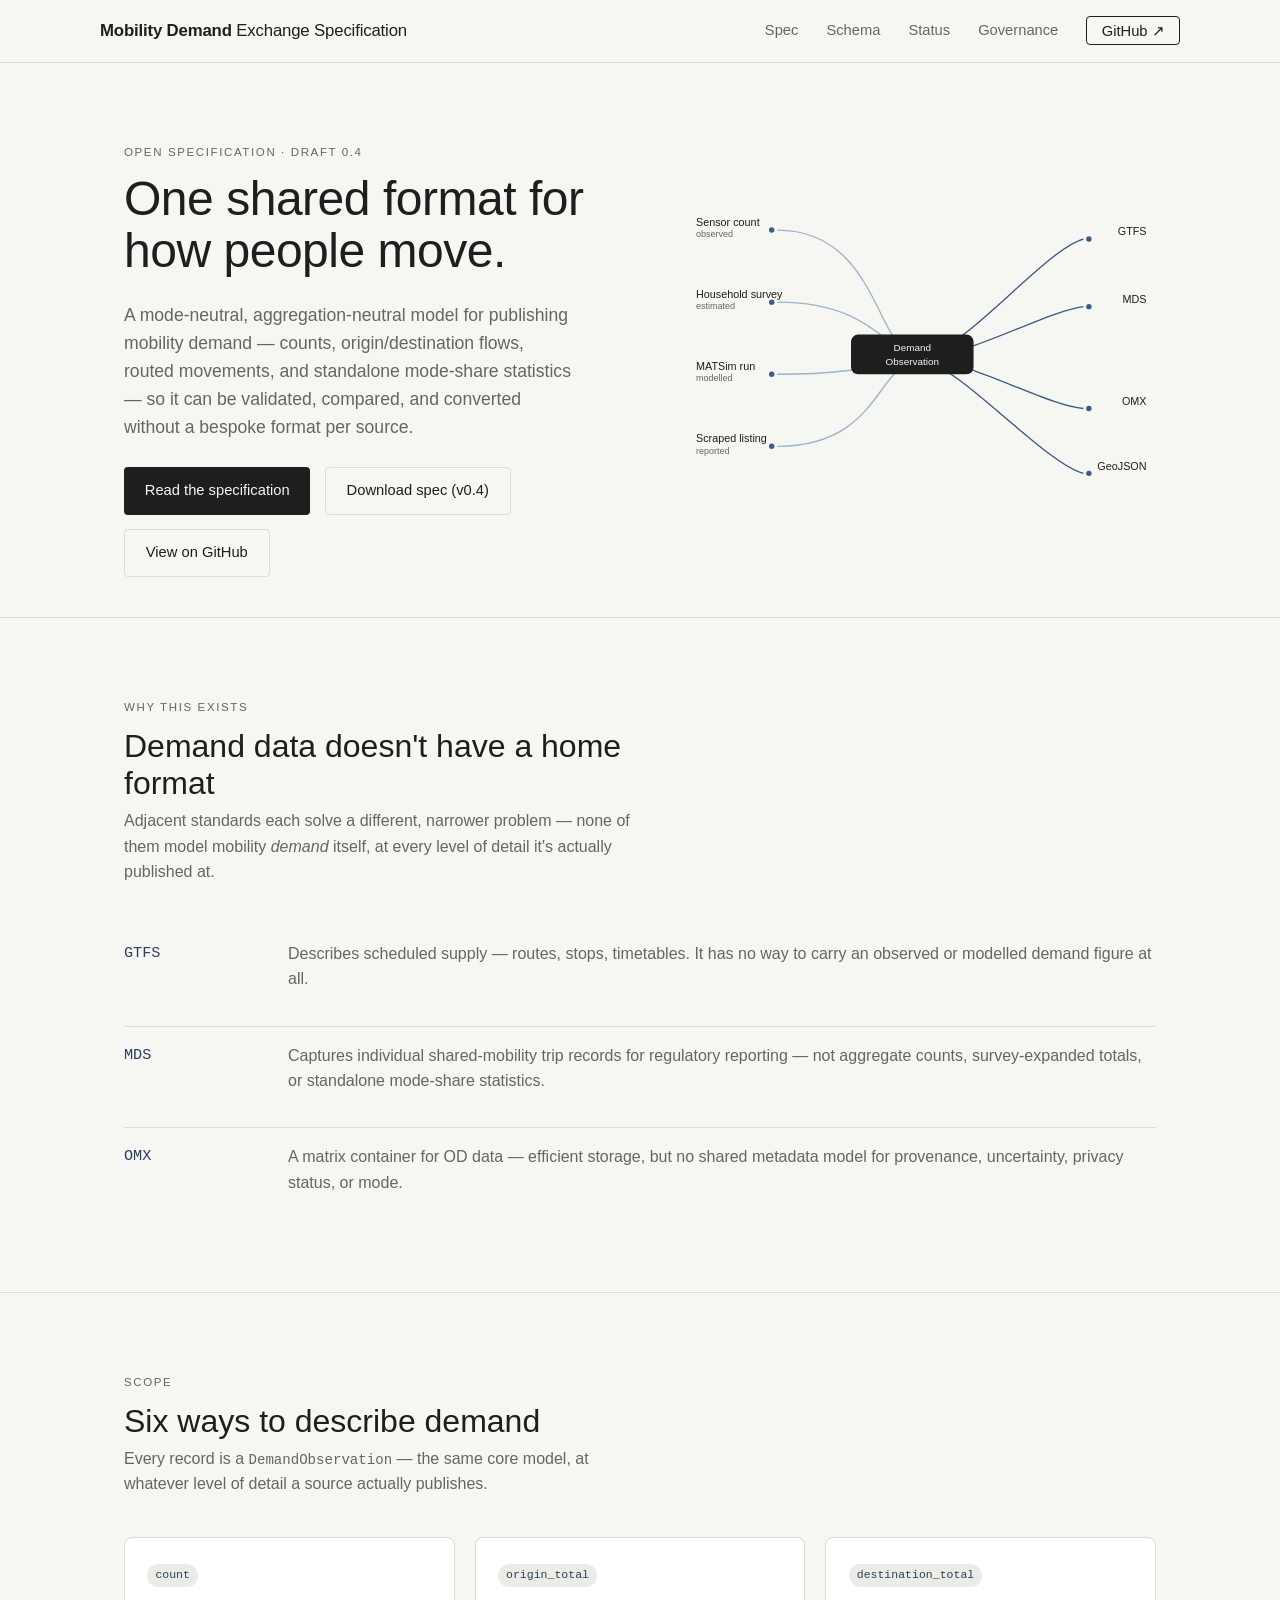
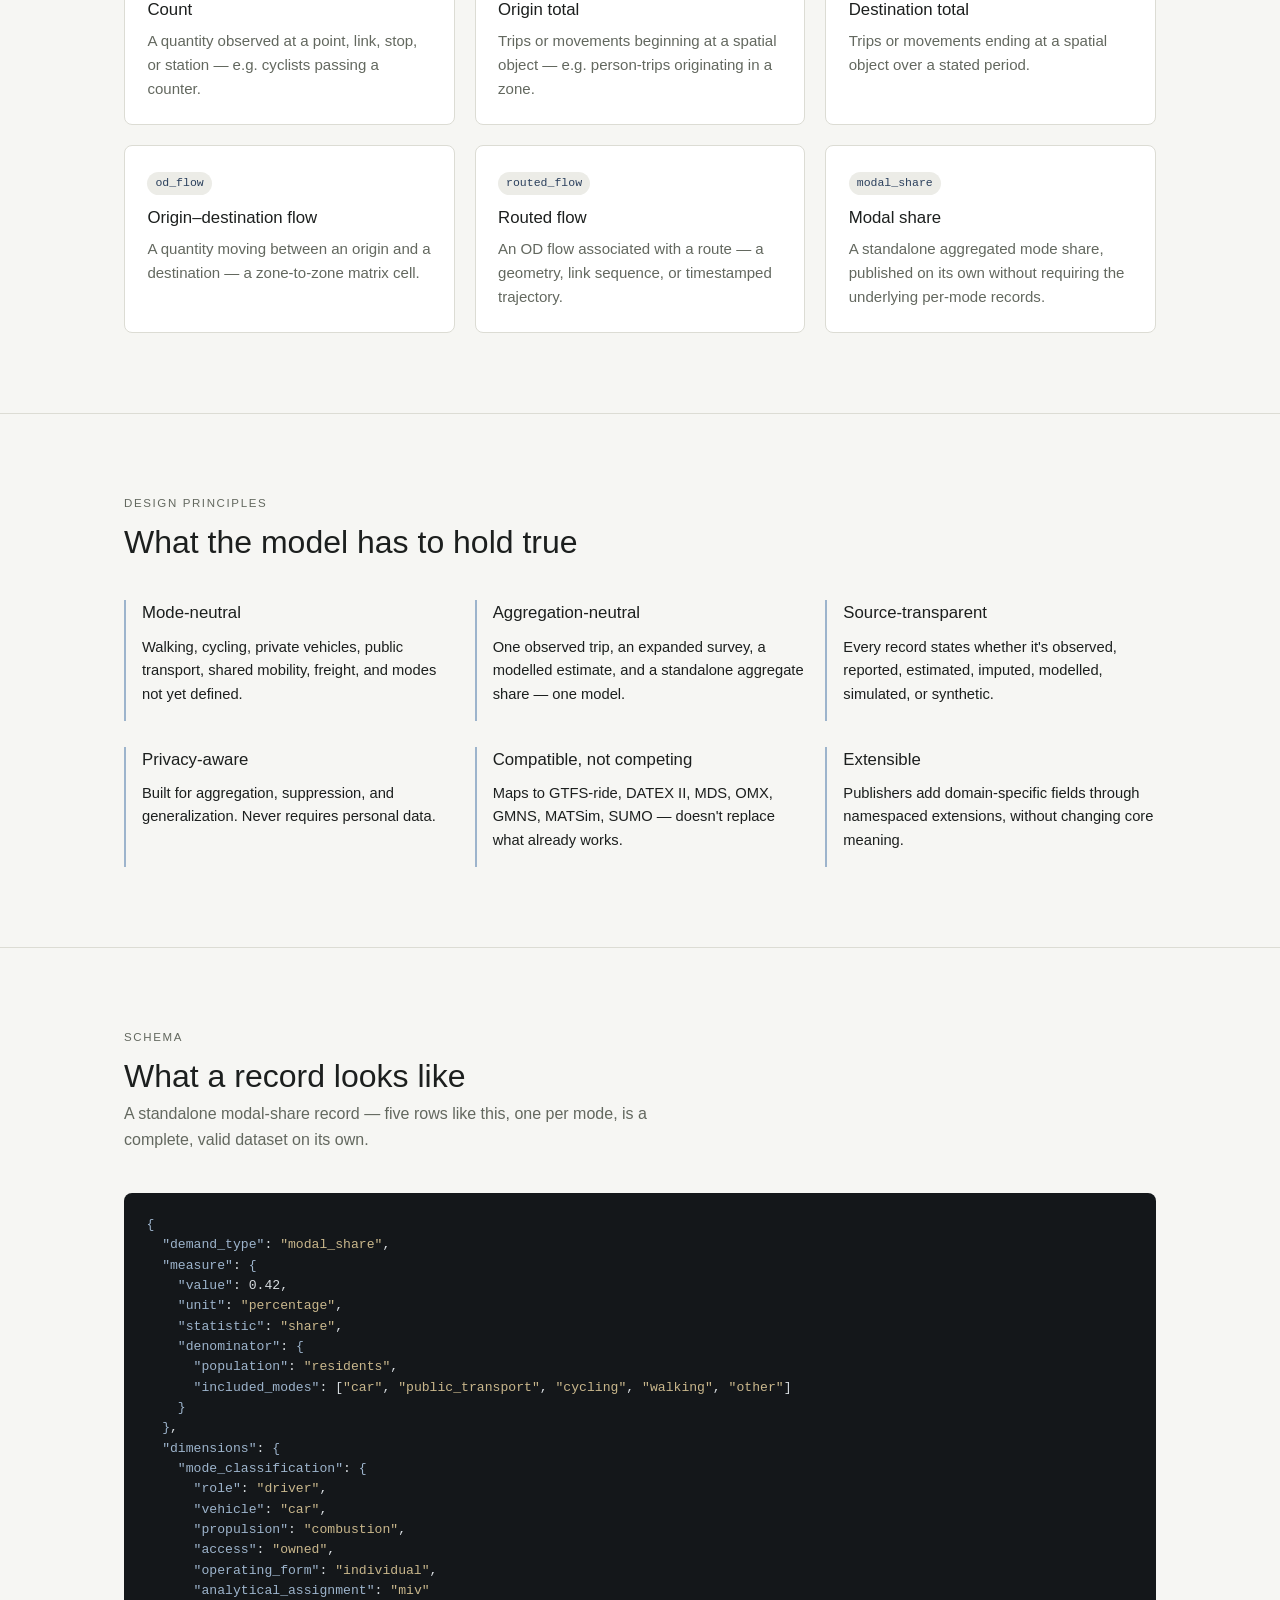
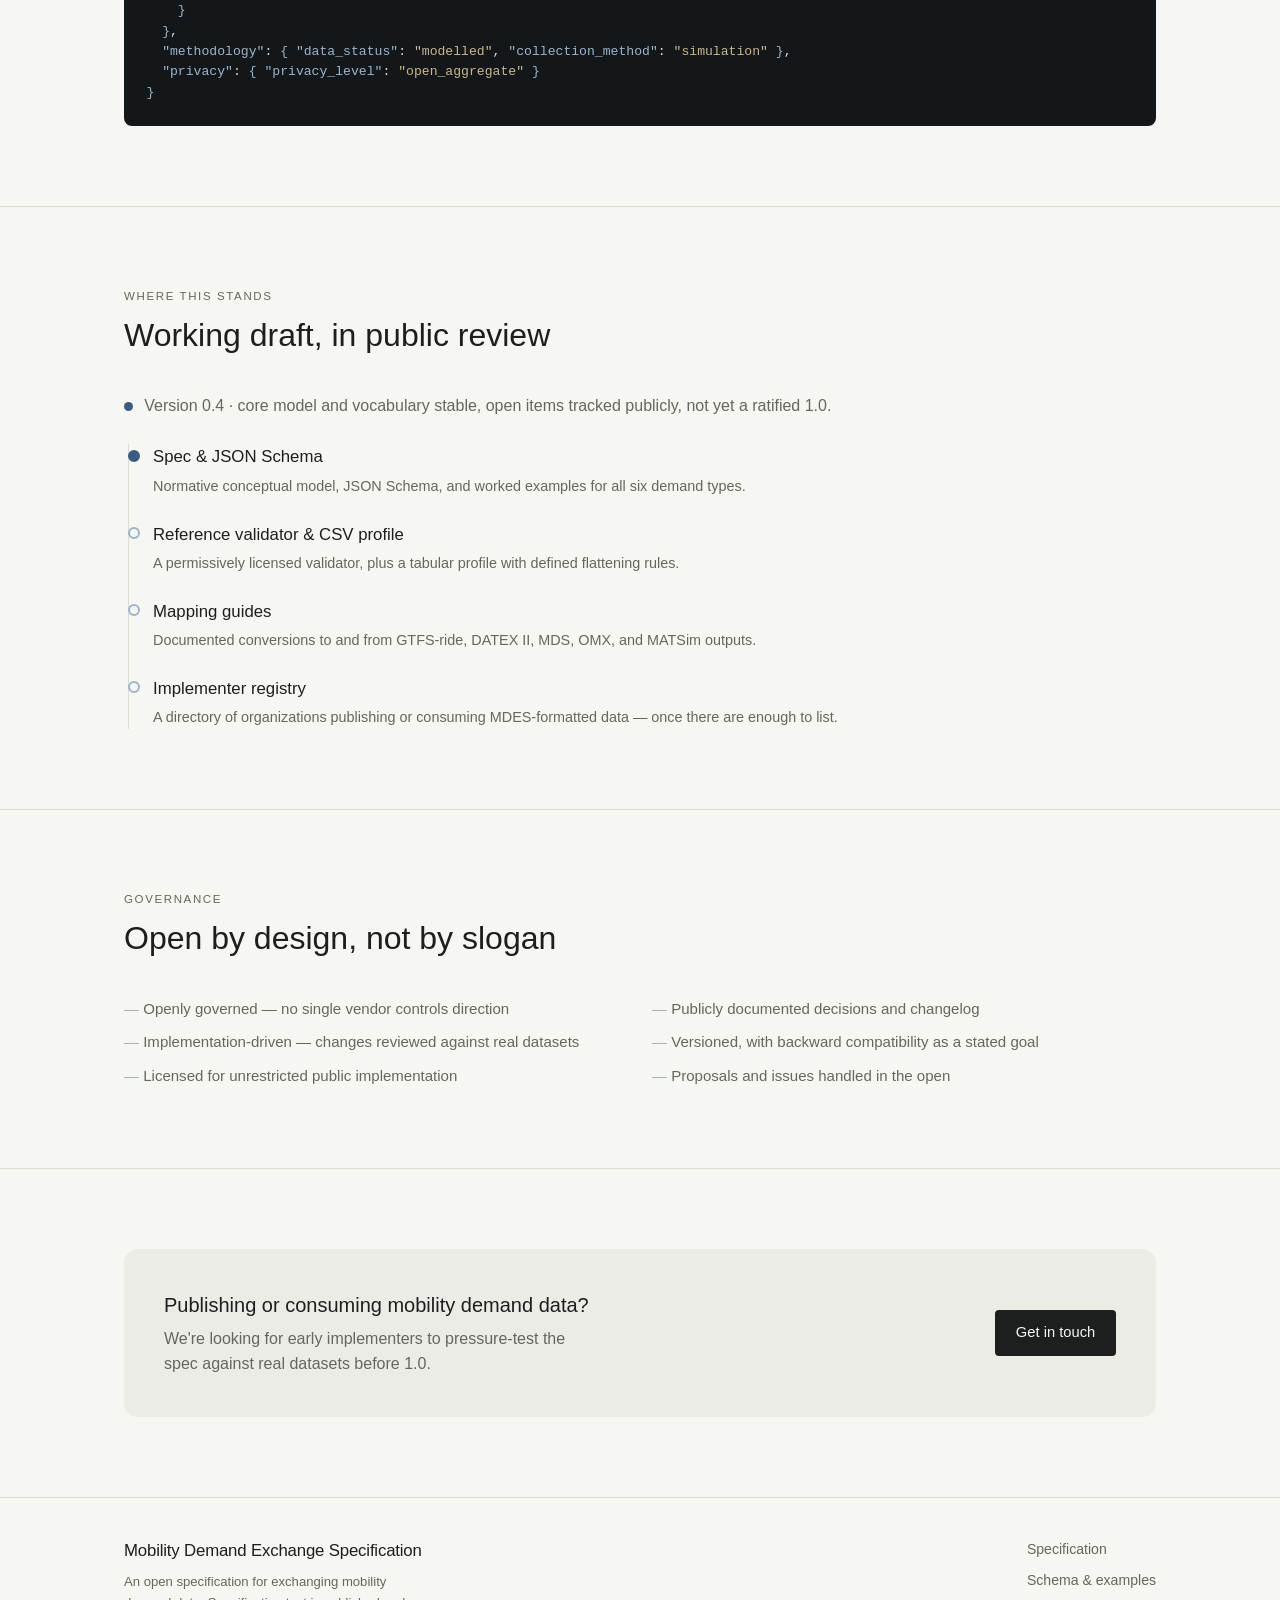
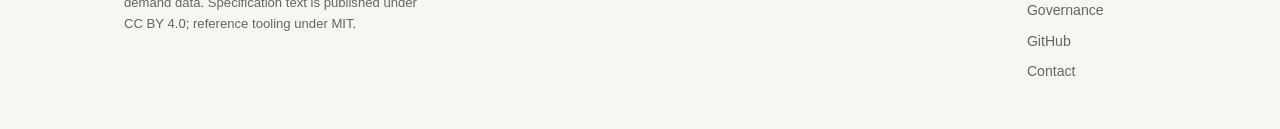
<file: index.html>
<!DOCTYPE html>
<html lang="en">
<head>
<meta charset="utf-8">
<meta name="viewport" content="width=device-width, initial-scale=1.0">
<meta name="description" content="An open specification for exchanging observed, estimated, modelled, and synthetic mobility demand data — counts, flows, routes, and mode shares — in one common model.">
<title>Mobility Demand Exchange Specification</title>
<link rel="stylesheet" href="style.css">
</head>
<body>

<header>
  <div class="wrap header-inner">
    <a href="#" class="wordmark"><strong>Mobility Demand</strong> Exchange Specification</a>
    <nav>
      <ul>
        <li><a href="spec.html">Spec</a></li>
        <li><a href="#example">Schema</a></li>
        <li><a href="#status">Status</a></li>
        <li><a href="#governance">Governance</a></li>
        <li><a href="https://github.com/BennoBock/mobilitydatahub" class="nav-cta">GitHub &#8599;</a></li>
      </ul>
    </nav>
    <i class="mobile-toggle">&#9776;</i>
  </div>
</header>

<main>

  <!-- ======= Hero ======= -->
  <section class="hero">
    <div class="wrap hero-grid">
      <div>
        <p class="eyebrow">Open specification &middot; Draft 0.4</p>
        <h1>One shared format for how people move.</h1>
        <p class="lede">A mode-neutral, aggregation-neutral model for publishing mobility demand — counts, origin/destination flows, routed movements, and standalone mode-share statistics — so it can be validated, compared, and converted without a bespoke format per source.</p>
        <div class="hero-actions">
          <a href="spec.html" class="btn btn-primary">Read the specification</a>
          <a href="SPEC.md" class="btn btn-ghost" download>Download spec (v0.4)</a>
          <a href="https://github.com/BennoBock/mobilitydatahub" class="btn btn-ghost">View on GitHub</a>
        </div>
      </div>
      <div>
        <svg class="hero-diagram" viewBox="0 0 520 400" xmlns="http://www.w3.org/2000/svg" role="img" aria-label="Diagram showing multiple mobility data sources converging into one shared demand model, then diverging into multiple compatible output formats.">
          <!-- converge lines: sources -> center -->
          <g fill="none" stroke="#9db4cc" stroke-width="1.5">
            <path d="M100,60 C210,60 210,190 250,196"/>
            <path d="M100,140 C200,140 220,190 250,200"/>
            <path d="M100,220 C200,220 220,205 250,204"/>
            <path d="M100,300 C210,300 210,215 250,208"/>
          </g>
          <!-- diverge lines: center -> outputs -->
          <g fill="none" stroke="#3d5a80" stroke-width="1.5">
            <path d="M270,196 C310,190 400,80 440,70"/>
            <path d="M270,200 C320,196 400,150 440,145"/>
            <path d="M270,204 C320,208 400,255 440,258"/>
            <path d="M270,208 C310,220 400,320 440,330"/>
          </g>

          <!-- source labels -->
          <g font-family="Gratimo Classic Regular, sans-serif" font-size="12" fill="#1c1f1e">
            <circle cx="94" cy="60" r="3" fill="#3d5a80"/>
            <text x="10" y="55">Sensor count</text>
            <text x="10" y="68" fill="#63685f" font-size="10">observed</text>

            <circle cx="94" cy="140" r="3" fill="#3d5a80"/>
            <text x="10" y="135">Household survey</text>
            <text x="10" y="148" fill="#63685f" font-size="10">estimated</text>

            <circle cx="94" cy="220" r="3" fill="#3d5a80"/>
            <text x="10" y="215">MATSim run</text>
            <text x="10" y="228" fill="#63685f" font-size="10">modelled</text>

            <circle cx="94" cy="300" r="3" fill="#3d5a80"/>
            <text x="10" y="295">Scraped listing</text>
            <text x="10" y="308" fill="#63685f" font-size="10">reported</text>
          </g>

          <!-- center node -->
          <rect x="182" y="176" width="136" height="44" rx="8" fill="#1c1f1e"/>
          <text x="250" y="194" text-anchor="middle" fill="#f6f6f3" font-family="Gratimo Classic Bold, sans-serif" font-size="11">Demand</text>
          <text x="250" y="210" text-anchor="middle" fill="#f6f6f3" font-family="Gratimo Classic Bold, sans-serif" font-size="11">Observation</text>

          <!-- output labels -->
          <g font-family="Gratimo Classic Regular, sans-serif" font-size="12" fill="#1c1f1e" text-anchor="end">
            <circle cx="446" cy="70" r="3" fill="#3d5a80"/>
            <text x="510" y="66">GTFS</text>

            <circle cx="446" cy="145" r="3" fill="#3d5a80"/>
            <text x="510" y="141">MDS</text>

            <circle cx="446" cy="258" r="3" fill="#3d5a80"/>
            <text x="510" y="254">OMX</text>

            <circle cx="446" cy="330" r="3" fill="#3d5a80"/>
            <text x="510" y="326">GeoJSON</text>
          </g>
        </svg>
      </div>
    </div>
  </section>

  <!-- ======= The problem ======= -->
  <section id="problem">
    <div class="wrap">
      <div class="section-head">
        <p class="eyebrow">Why this exists</p>
        <h2>Demand data doesn't have a home format</h2>
        <p class="muted">Adjacent standards each solve a different, narrower problem — none of them model mobility <em>demand</em> itself, at every level of detail it's actually published at.</p>
      </div>
      <div class="gap-list">
        <div class="gap-row">
          <div class="fmt">GTFS</div>
          <p>Describes scheduled supply — routes, stops, timetables. It has no way to carry an observed or modelled demand figure at all.</p>
        </div>
        <div class="gap-row">
          <div class="fmt">MDS</div>
          <p>Captures individual shared-mobility trip records for regulatory reporting — not aggregate counts, survey-expanded totals, or standalone mode-share statistics.</p>
        </div>
        <div class="gap-row">
          <div class="fmt">OMX</div>
          <p>A matrix container for OD data — efficient storage, but no shared metadata model for provenance, uncertainty, privacy status, or mode.</p>
        </div>
      </div>
    </div>
  </section>

  <!-- ======= Scope ======= -->
  <section id="scope">
    <div class="wrap">
      <div class="section-head">
        <p class="eyebrow">Scope</p>
        <h2>Six ways to describe demand</h2>
        <p class="muted">Every record is a <span class="mono">DemandObservation</span> — the same core model, at whatever level of detail a source actually publishes.</p>
      </div>
      <div class="grid-3">
        <div class="card">
          <span class="tag">count</span>
          <h4>Count</h4>
          <p>A quantity observed at a point, link, stop, or station — e.g. cyclists passing a counter.</p>
        </div>
        <div class="card">
          <span class="tag">origin_total</span>
          <h4>Origin total</h4>
          <p>Trips or movements beginning at a spatial object — e.g. person-trips originating in a zone.</p>
        </div>
        <div class="card">
          <span class="tag">destination_total</span>
          <h4>Destination total</h4>
          <p>Trips or movements ending at a spatial object over a stated period.</p>
        </div>
        <div class="card">
          <span class="tag">od_flow</span>
          <h4>Origin&ndash;destination flow</h4>
          <p>A quantity moving between an origin and a destination — a zone-to-zone matrix cell.</p>
        </div>
        <div class="card">
          <span class="tag">routed_flow</span>
          <h4>Routed flow</h4>
          <p>An OD flow associated with a route — a geometry, link sequence, or timestamped trajectory.</p>
        </div>
        <div class="card">
          <span class="tag">modal_share</span>
          <h4>Modal share</h4>
          <p>A standalone aggregated mode share, published on its own without requiring the underlying per-mode records.</p>
        </div>
      </div>
    </div>
  </section>

  <!-- ======= Design principles ======= -->
  <section id="principles">
    <div class="wrap">
      <div class="section-head">
        <p class="eyebrow">Design principles</p>
        <h2>What the model has to hold true</h2>
      </div>
      <div class="grid-3" style="row-gap: 1.6rem;">
        <div class="principle">
          <h4>Mode-neutral</h4>
          <p>Walking, cycling, private vehicles, public transport, shared mobility, freight, and modes not yet defined.</p>
        </div>
        <div class="principle">
          <h4>Aggregation-neutral</h4>
          <p>One observed trip, an expanded survey, a modelled estimate, and a standalone aggregate share — one model.</p>
        </div>
        <div class="principle">
          <h4>Source-transparent</h4>
          <p>Every record states whether it's observed, reported, estimated, imputed, modelled, simulated, or synthetic.</p>
        </div>
        <div class="principle">
          <h4>Privacy-aware</h4>
          <p>Built for aggregation, suppression, and generalization. Never requires personal data.</p>
        </div>
        <div class="principle">
          <h4>Compatible, not competing</h4>
          <p>Maps to GTFS-ride, DATEX II, MDS, OMX, GMNS, MATSim, SUMO — doesn't replace what already works.</p>
        </div>
        <div class="principle">
          <h4>Extensible</h4>
          <p>Publishers add domain-specific fields through namespaced extensions, without changing core meaning.</p>
        </div>
      </div>
    </div>
  </section>

  <!-- ======= Example record ======= -->
  <section id="example">
    <div class="wrap">
      <div class="section-head">
        <p class="eyebrow">Schema</p>
        <h2>What a record looks like</h2>
        <p class="muted">A standalone modal-share record — five rows like this, one per mode, is a complete, valid dataset on its own.</p>
      </div>
      <div class="code-block"><pre style="margin:0"><span class="k">{</span>
  <span class="k">"demand_type"</span>: <span class="s">"modal_share"</span>,
  <span class="k">"measure"</span>: <span class="k">{</span>
    <span class="k">"value"</span>: 0.42,
    <span class="k">"unit"</span>: <span class="s">"percentage"</span>,
    <span class="k">"statistic"</span>: <span class="s">"share"</span>,
    <span class="k">"denominator"</span>: <span class="k">{</span>
      <span class="k">"population"</span>: <span class="s">"residents"</span>,
      <span class="k">"included_modes"</span>: [<span class="s">"car"</span>, <span class="s">"public_transport"</span>, <span class="s">"cycling"</span>, <span class="s">"walking"</span>, <span class="s">"other"</span>]
    <span class="k">}</span>
  <span class="k">}</span>,
  <span class="k">"dimensions"</span>: <span class="k">{</span>
    <span class="k">"mode_classification"</span>: <span class="k">{</span>
      <span class="k">"role"</span>: <span class="s">"driver"</span>,
      <span class="k">"vehicle"</span>: <span class="s">"car"</span>,
      <span class="k">"propulsion"</span>: <span class="s">"combustion"</span>,
      <span class="k">"access"</span>: <span class="s">"owned"</span>,
      <span class="k">"operating_form"</span>: <span class="s">"individual"</span>,
      <span class="k">"analytical_assignment"</span>: <span class="s">"miv"</span>
    <span class="k">}</span>
  <span class="k">}</span>,
  <span class="k">"methodology"</span>: <span class="k">{</span> <span class="k">"data_status"</span>: <span class="s">"modelled"</span>, <span class="k">"collection_method"</span>: <span class="s">"simulation"</span> <span class="k">}</span>,
  <span class="k">"privacy"</span>: <span class="k">{</span> <span class="k">"privacy_level"</span>: <span class="s">"open_aggregate"</span> <span class="k">}</span>
<span class="k">}</span></pre></div>
    </div>
  </section>

  <!-- ======= Status / roadmap ======= -->
  <section id="status">
    <div class="wrap">
      <div class="section-head">
        <p class="eyebrow">Where this stands</p>
        <h2>Working draft, in public review</h2>
      </div>
      <div class="status-row">
        <span class="status-dot"></span>
        <p class="muted" style="margin:0">Version 0.4 &middot; core model and vocabulary stable, open items tracked publicly, not yet a ratified 1.0.</p>
      </div>
      <div class="roadmap">
        <div class="roadmap-item now">
          <h4>Spec &amp; JSON Schema</h4>
          <p class="muted">Normative conceptual model, JSON Schema, and worked examples for all six demand types.</p>
        </div>
        <div class="roadmap-item">
          <h4>Reference validator &amp; CSV profile</h4>
          <p class="muted">A permissively licensed validator, plus a tabular profile with defined flattening rules.</p>
        </div>
        <div class="roadmap-item">
          <h4>Mapping guides</h4>
          <p class="muted">Documented conversions to and from GTFS-ride, DATEX II, MDS, OMX, and MATSim outputs.</p>
        </div>
        <div class="roadmap-item">
          <h4>Implementer registry</h4>
          <p class="muted">A directory of organizations publishing or consuming MDES-formatted data — once there are enough to list.</p>
        </div>
      </div>
    </div>
  </section>

  <!-- ======= Governance ======= -->
  <section id="governance">
    <div class="wrap">
      <div class="section-head">
        <p class="eyebrow">Governance</p>
        <h2>Open by design, not by slogan</h2>
      </div>
      <ul class="gov-list">
        <li>Openly governed — no single vendor controls direction</li>
        <li>Publicly documented decisions and changelog</li>
        <li>Implementation-driven — changes reviewed against real datasets</li>
        <li>Versioned, with backward compatibility as a stated goal</li>
        <li>Licensed for unrestricted public implementation</li>
        <li>Proposals and issues handled in the open</li>
      </ul>
    </div>
  </section>

  <!-- ======= CTA ======= -->
  <section>
    <div class="wrap">
      <div class="cta-band">
        <div>
          <h3>Publishing or consuming mobility demand data?</h3>
          <p>We're looking for early implementers to pressure-test the spec against real datasets before 1.0.</p>
        </div>
        <a href="mailto:mobilitydemandes@posteo.de" class="btn btn-primary">Get in touch</a>
      </div>
    </div>
  </section>

</main>

<footer>
  <div class="wrap footer-inner">
    <div>
      <p class="wordmark" style="margin-bottom:0.4rem;">Mobility Demand Exchange Specification</p>
      <p class="fine">An open specification for exchanging mobility demand data. Specification text is published under CC BY 4.0; reference tooling under MIT.</p>
    </div>
    <nav>
      <ul>
        <li><a href="#scope">Specification</a></li>
        <li><a href="#example">Schema &amp; examples</a></li>
        <li><a href="#governance">Governance</a></li>
        <li><a href="https://github.com/BennoBock/mobilitydatahub">GitHub</a></li>
        <li><a href="mailto:mobilitydemandes@posteo.de">Contact</a></li>
      </ul>
    </nav>
  </div>
</footer>

</body>
</html>
</file>
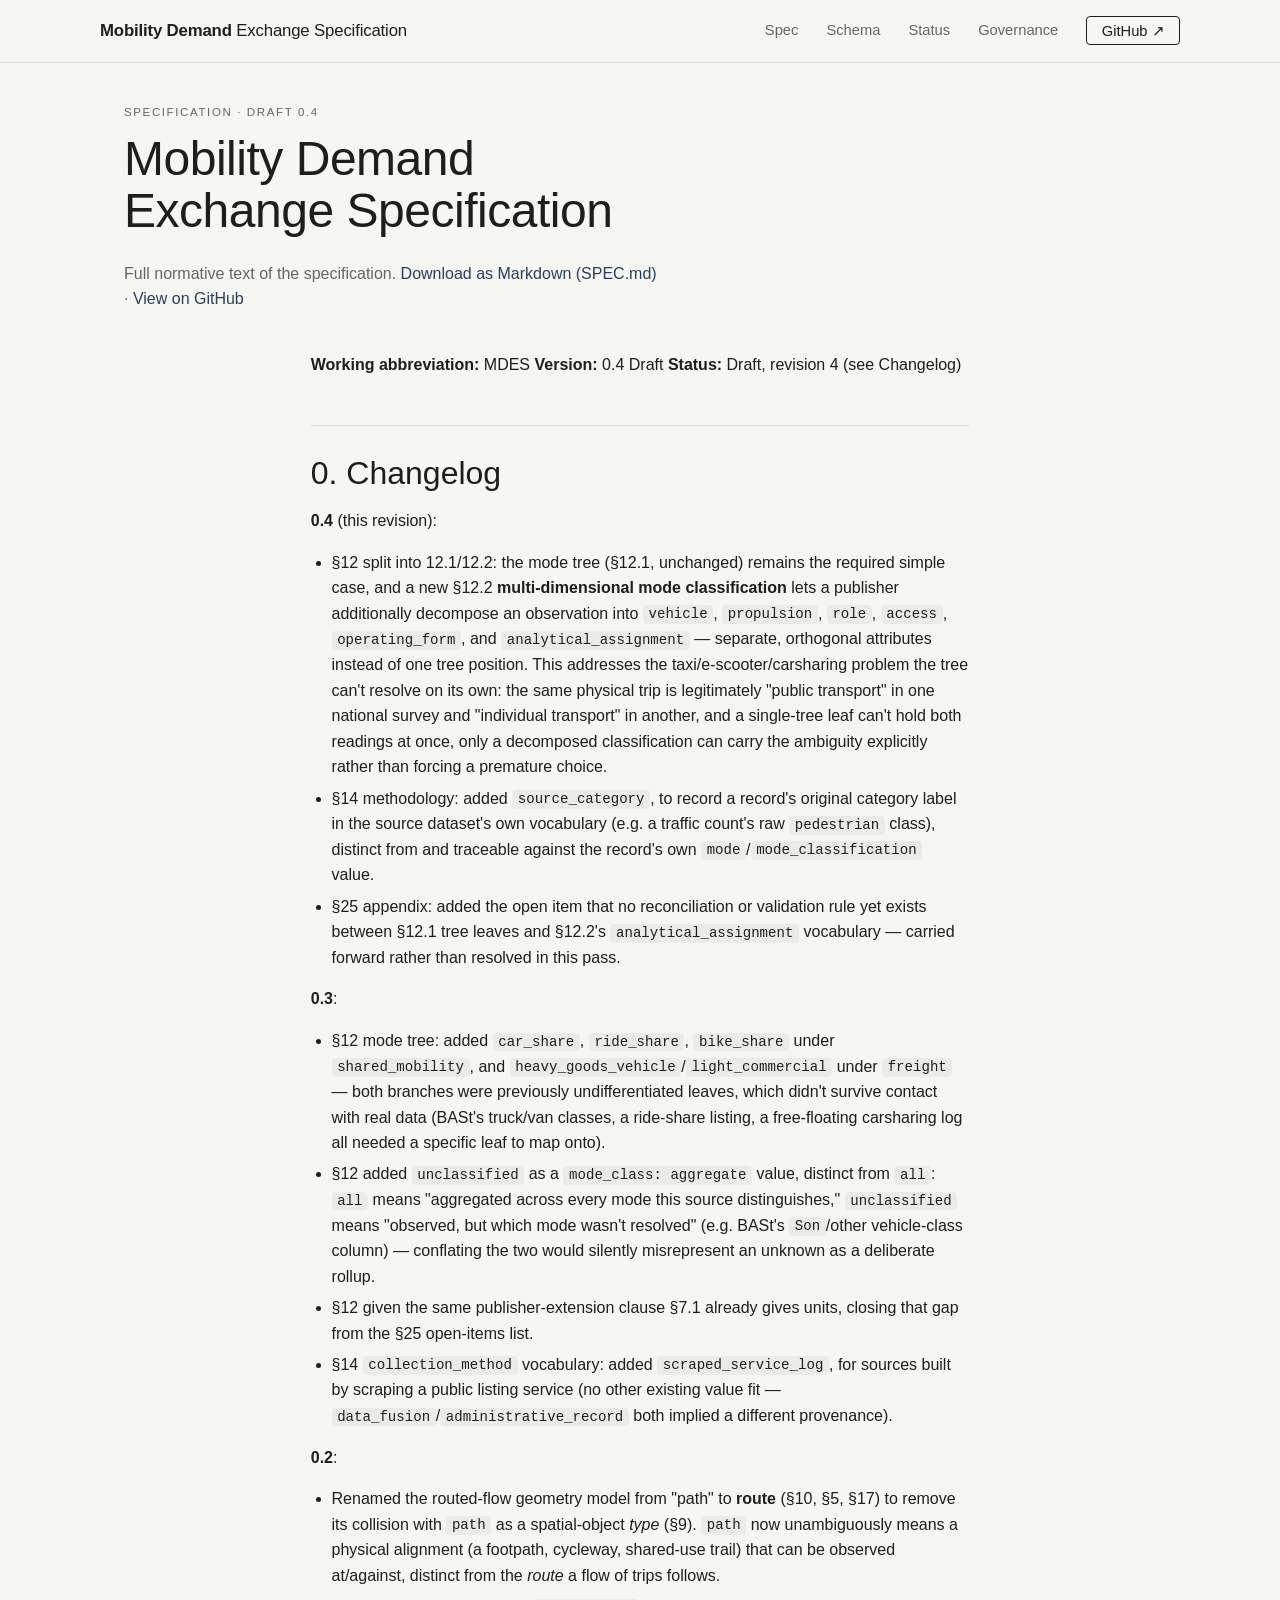
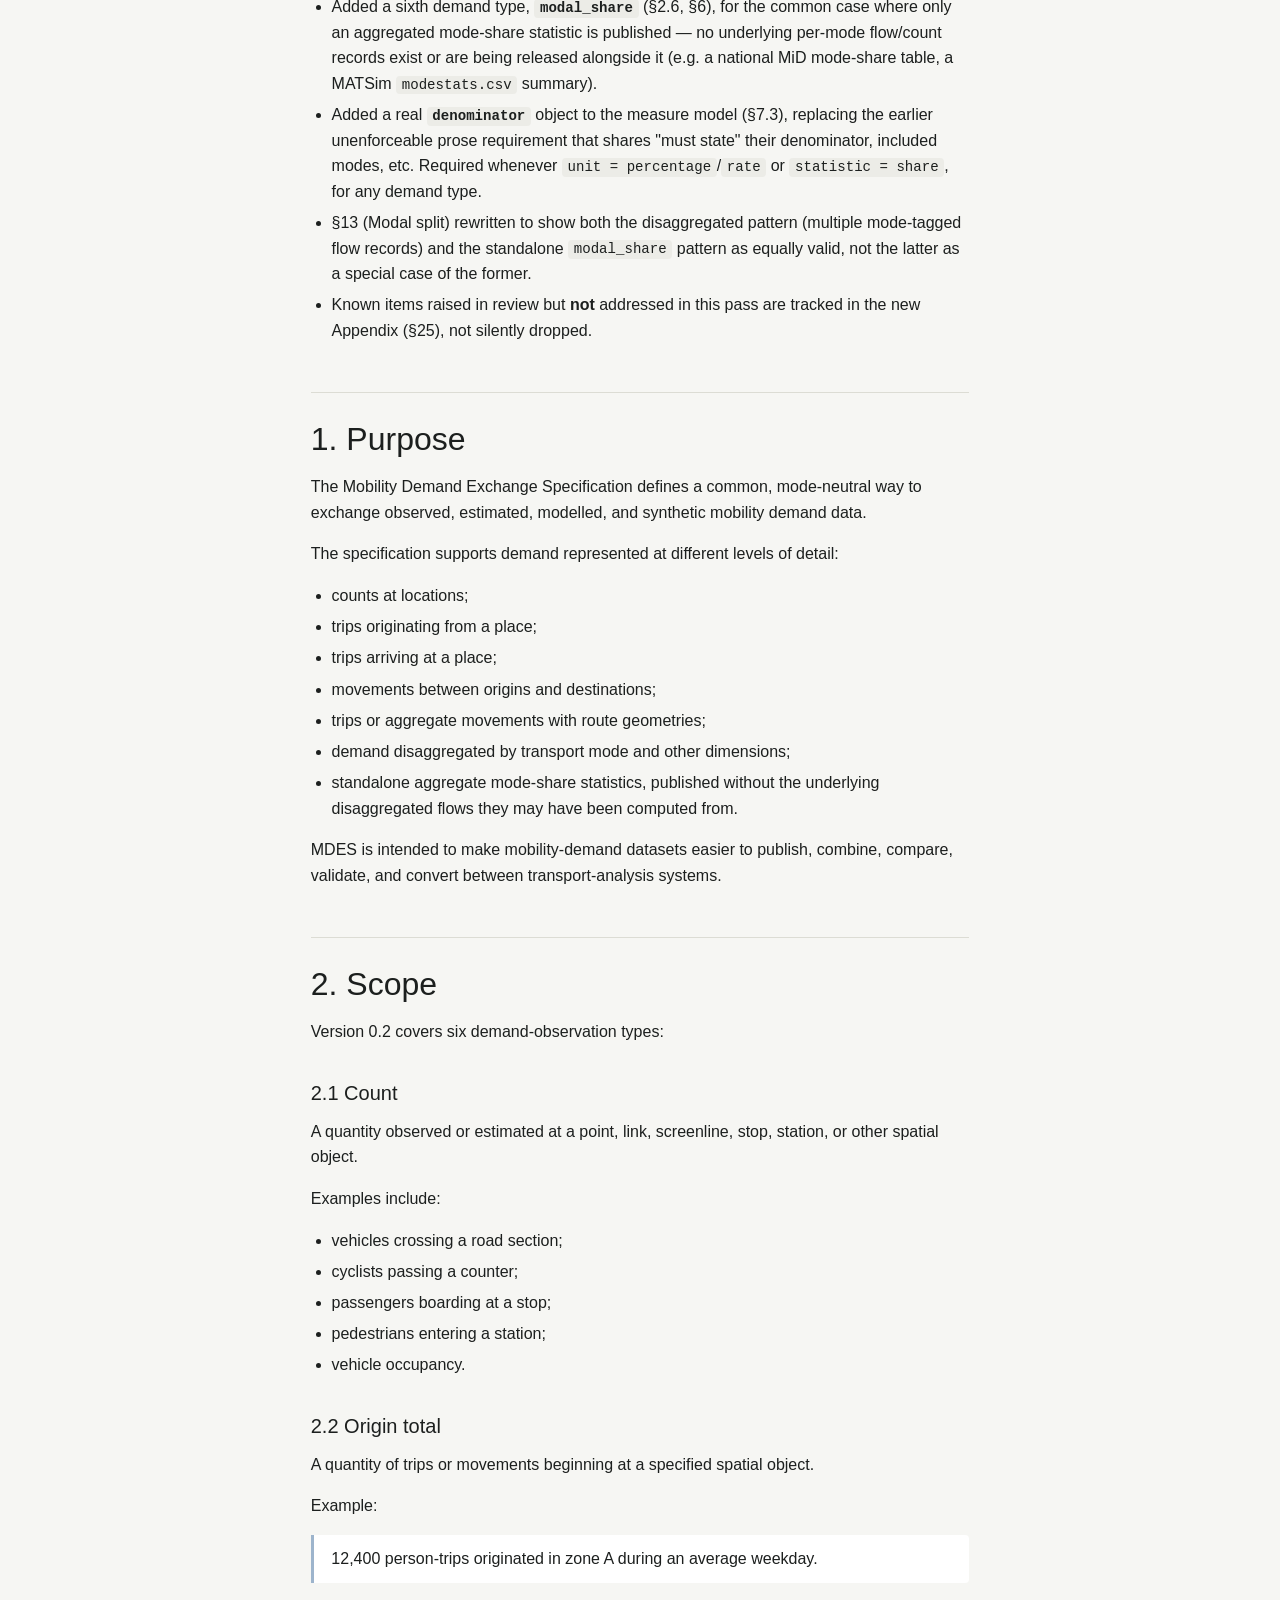
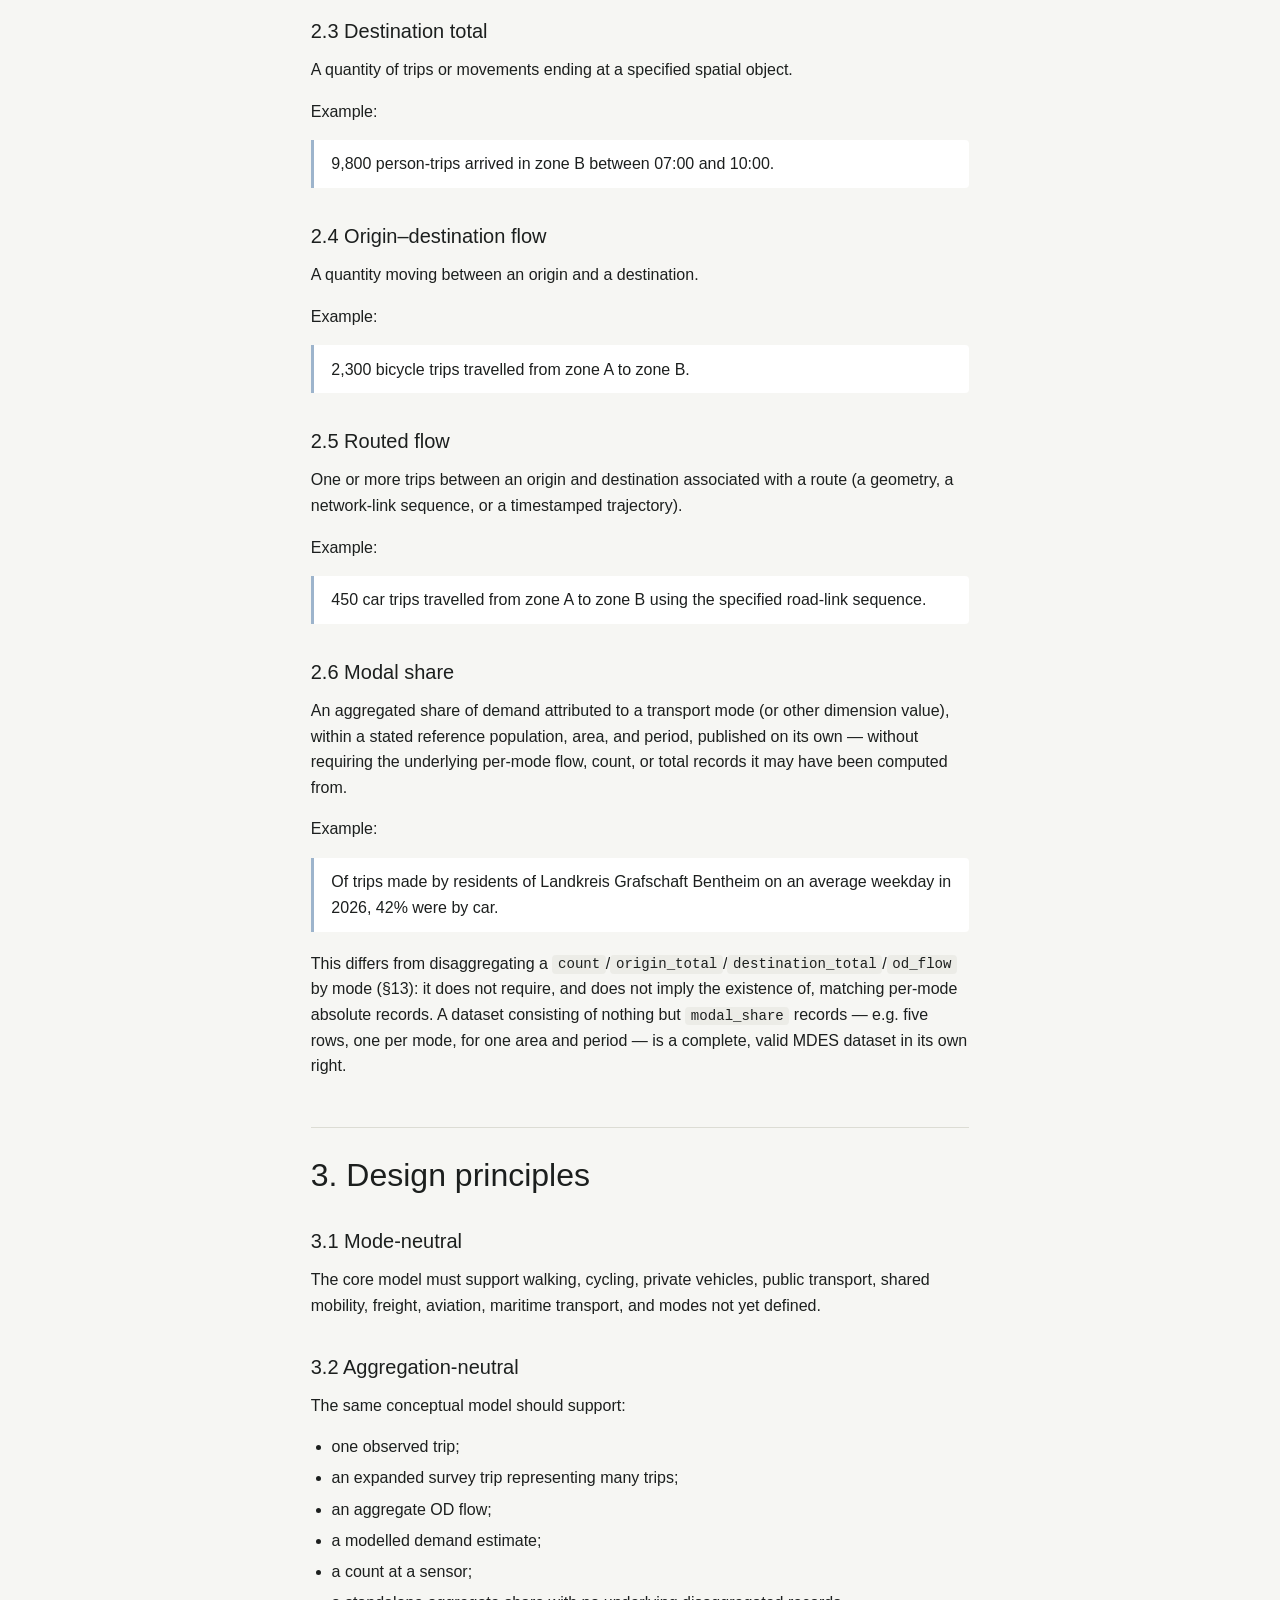
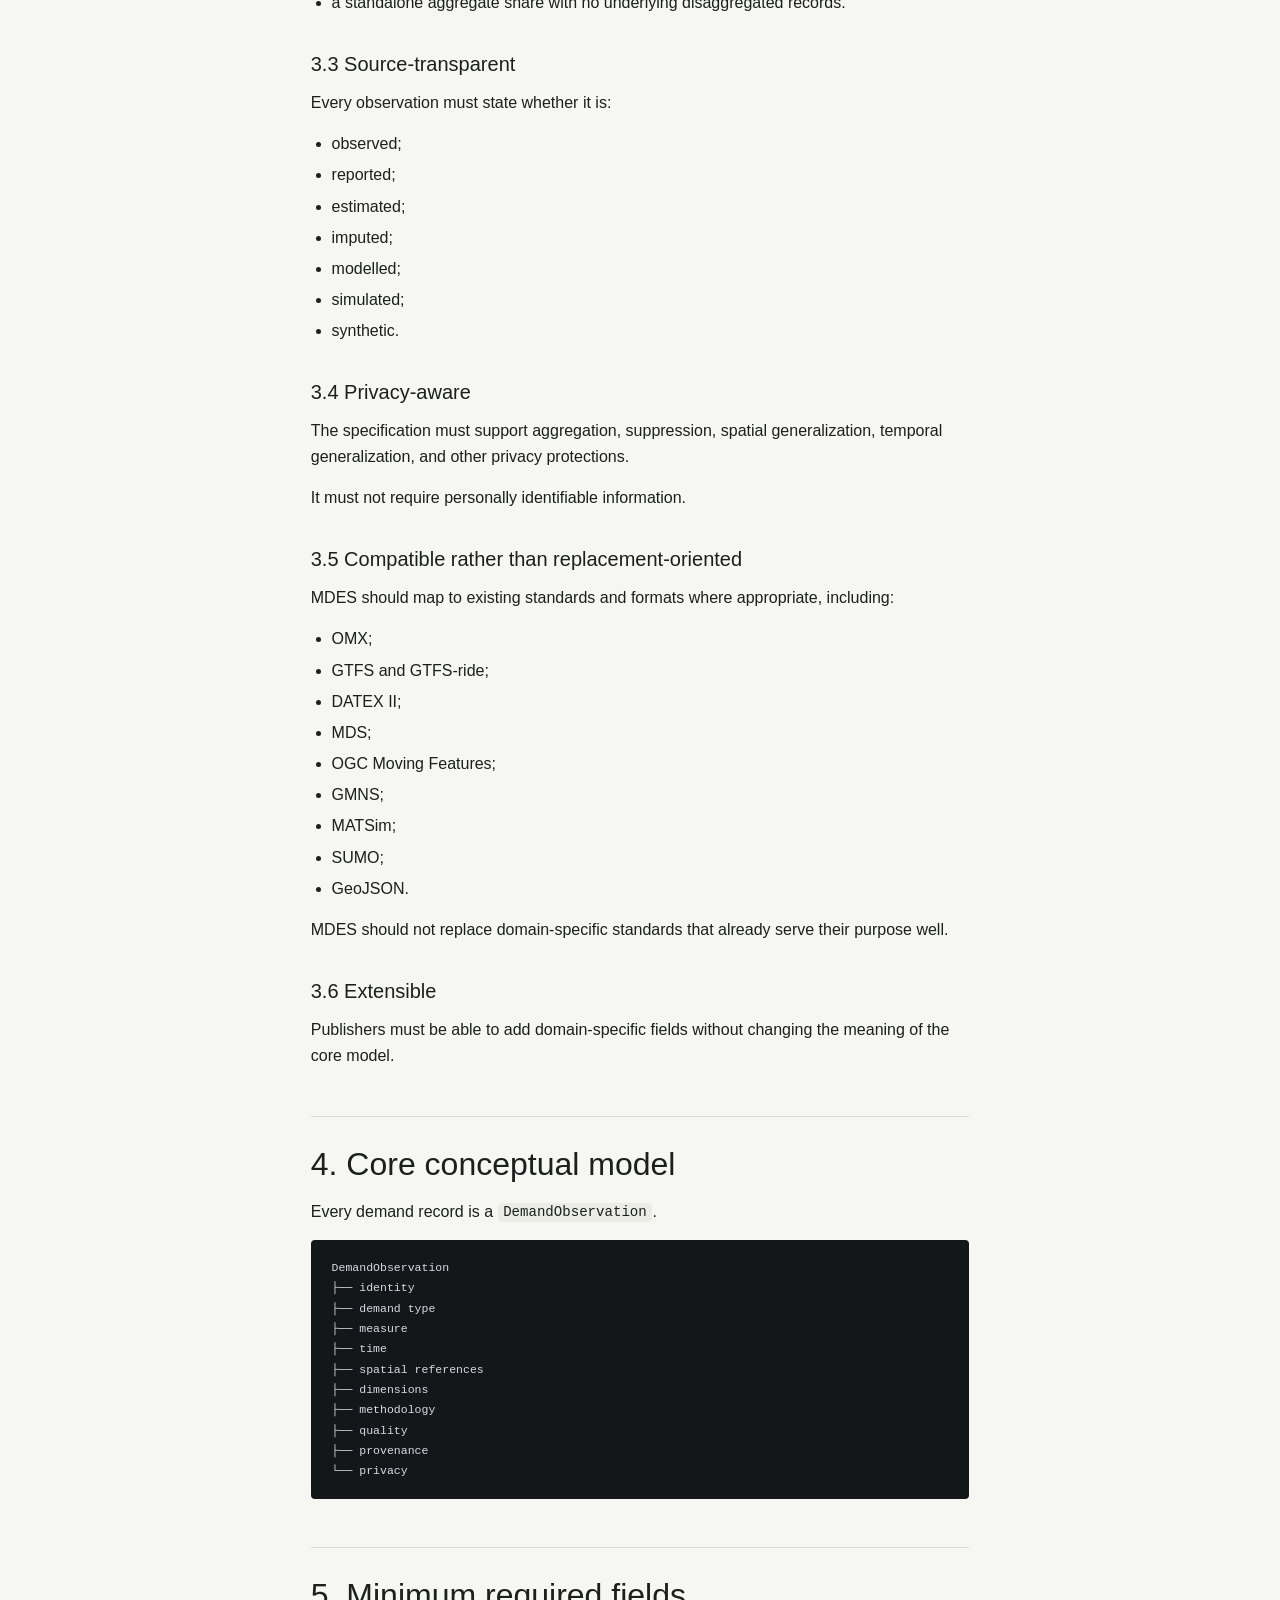
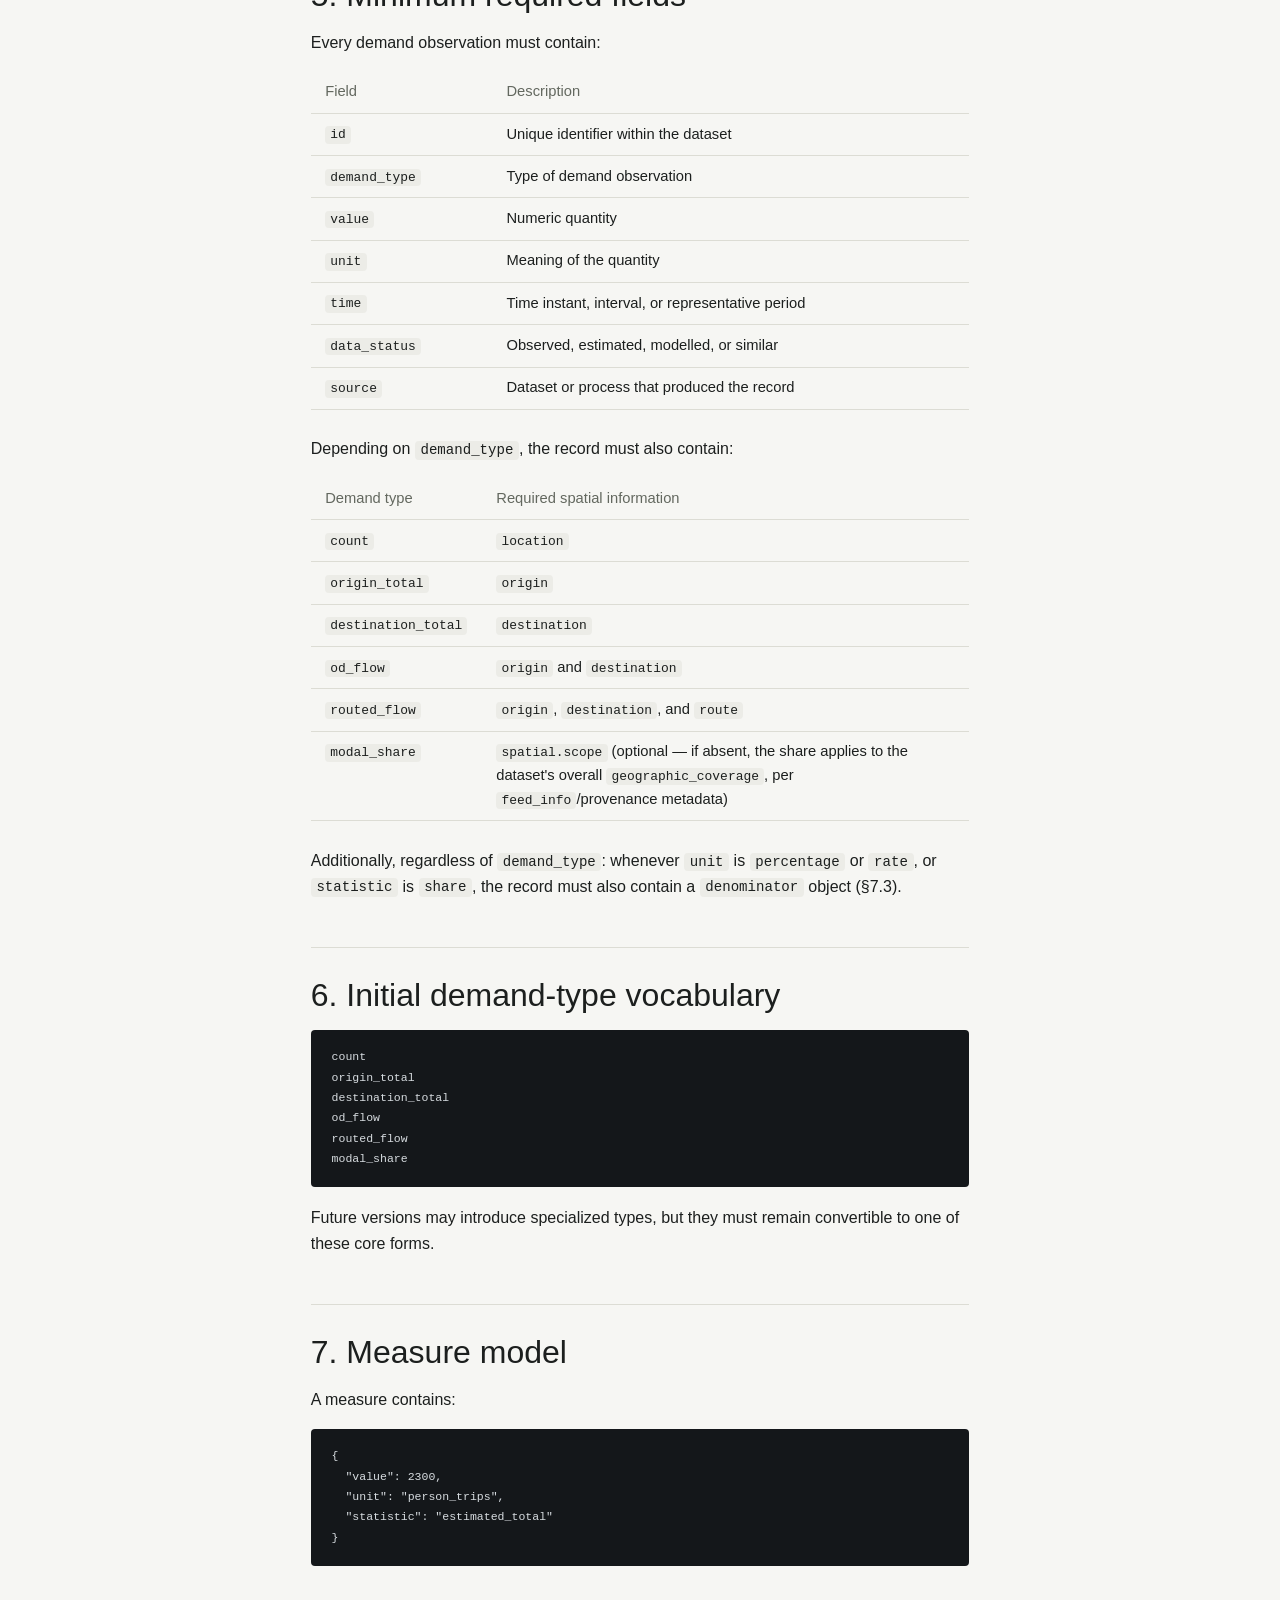
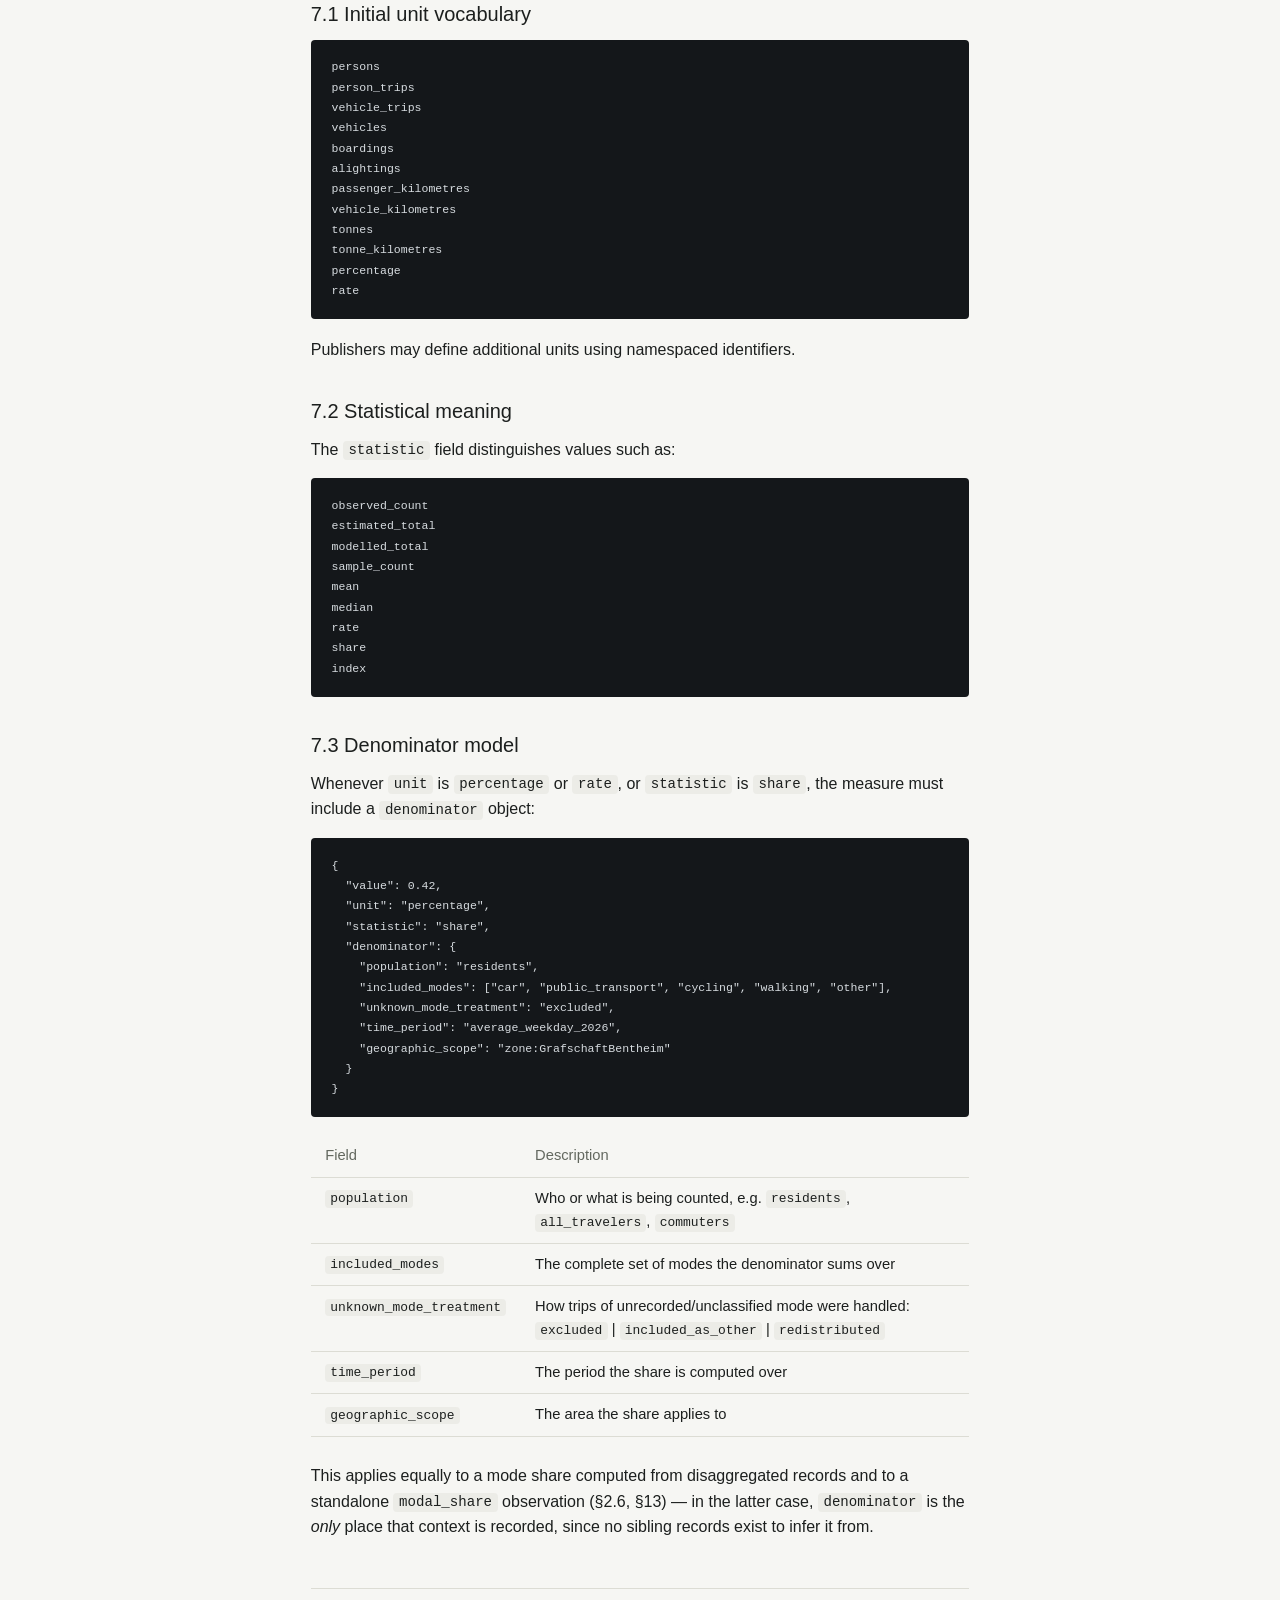
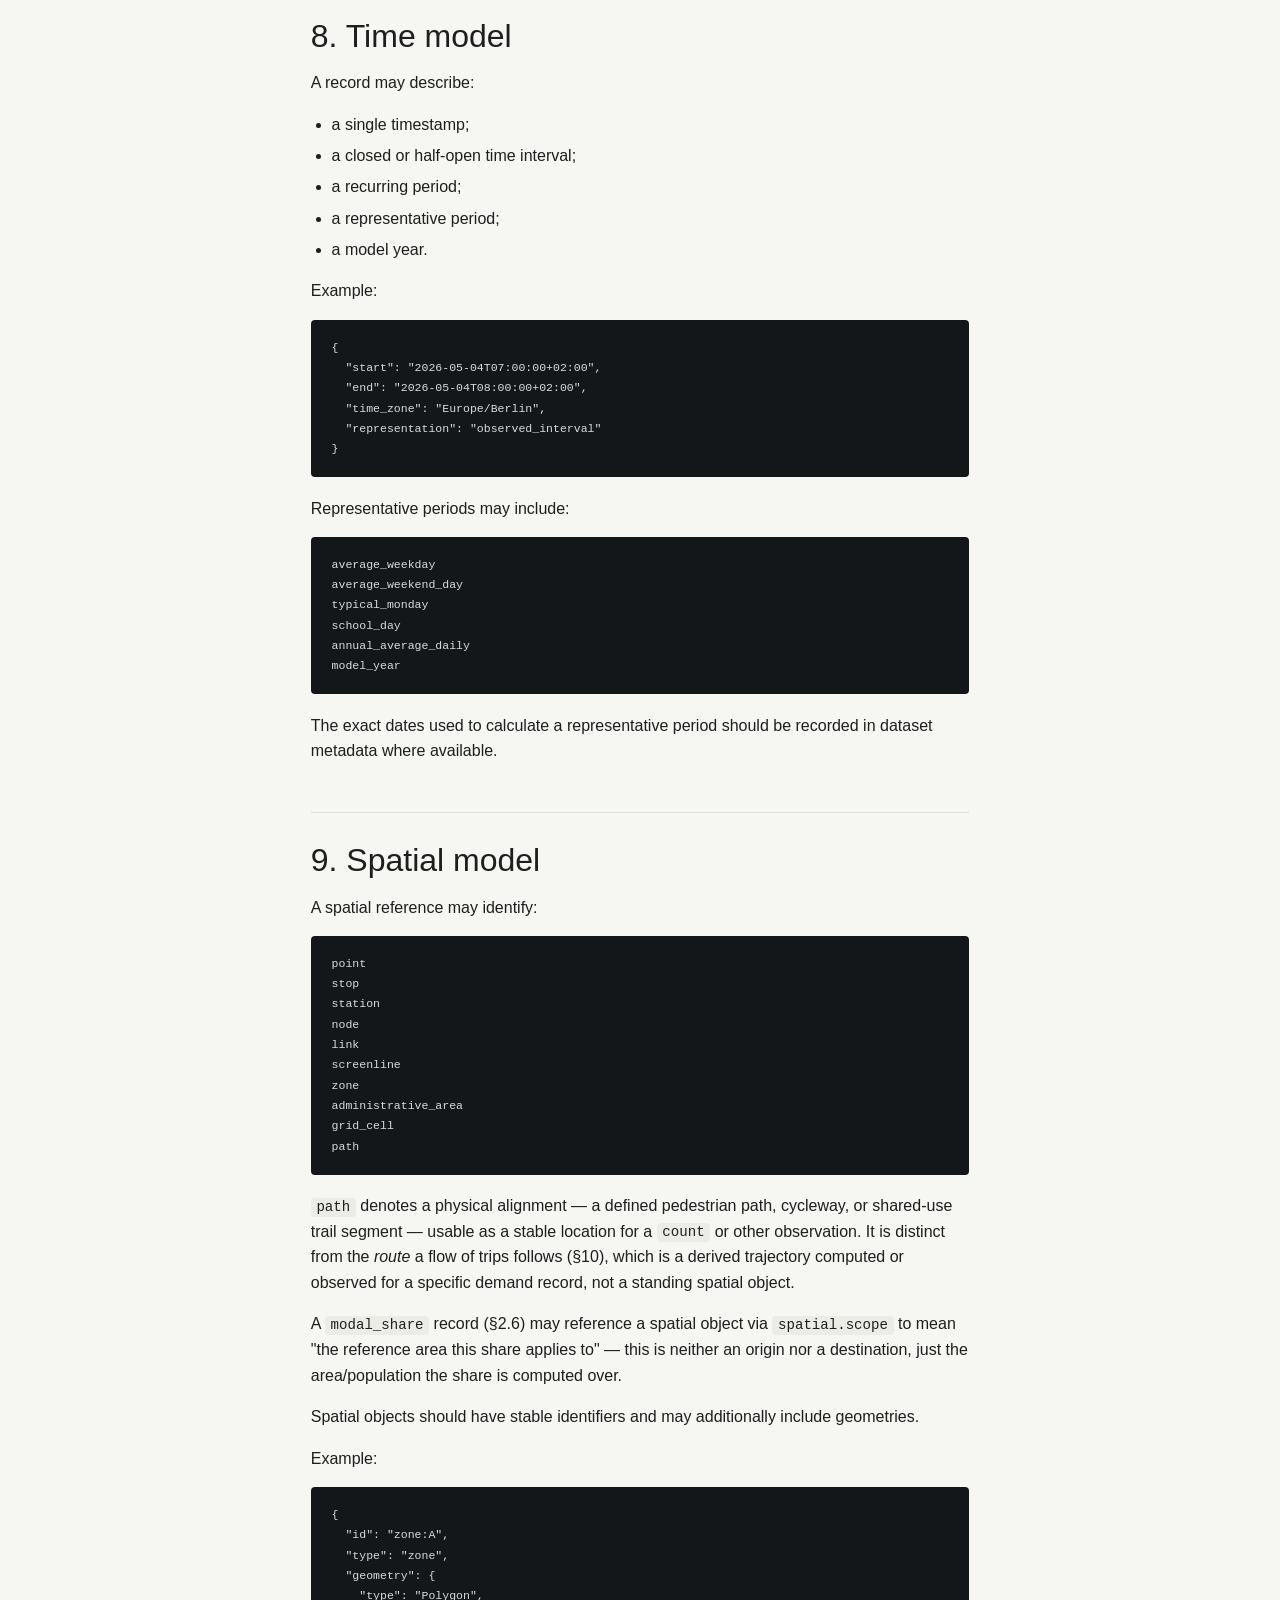
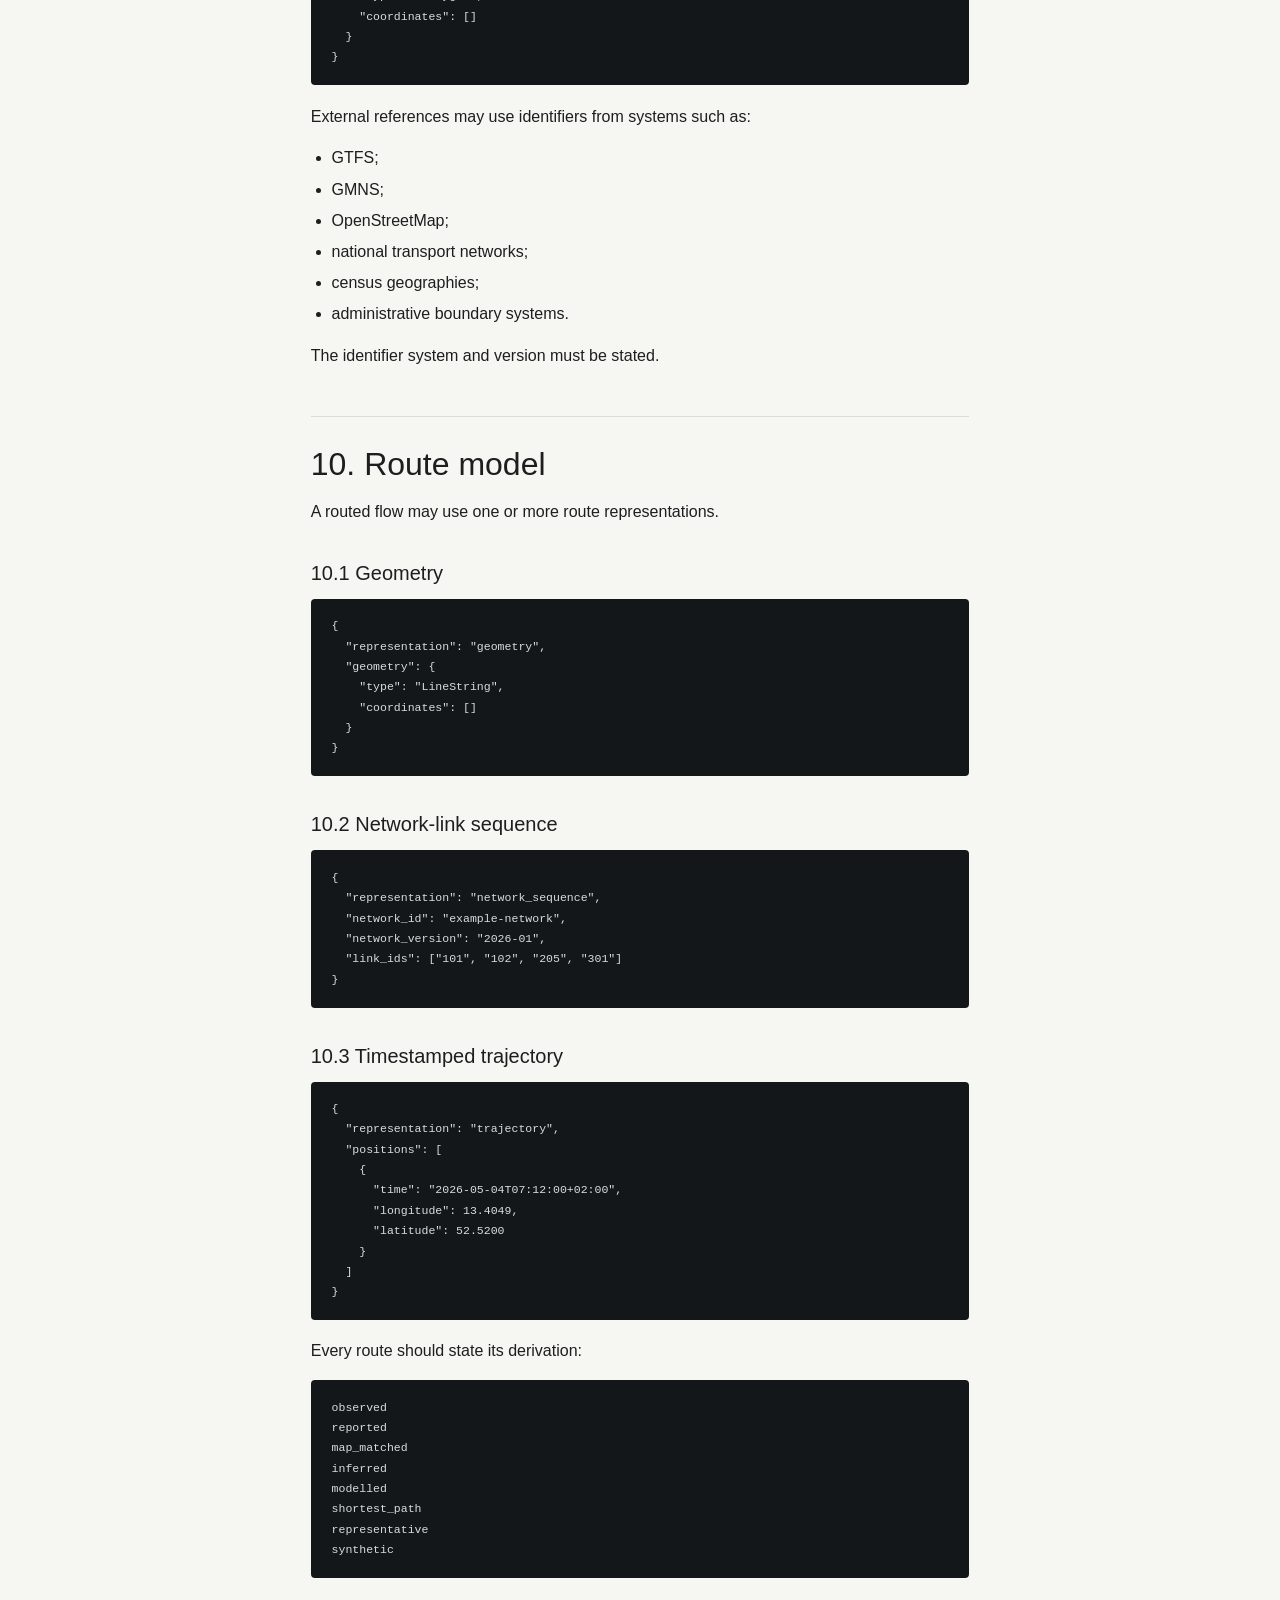
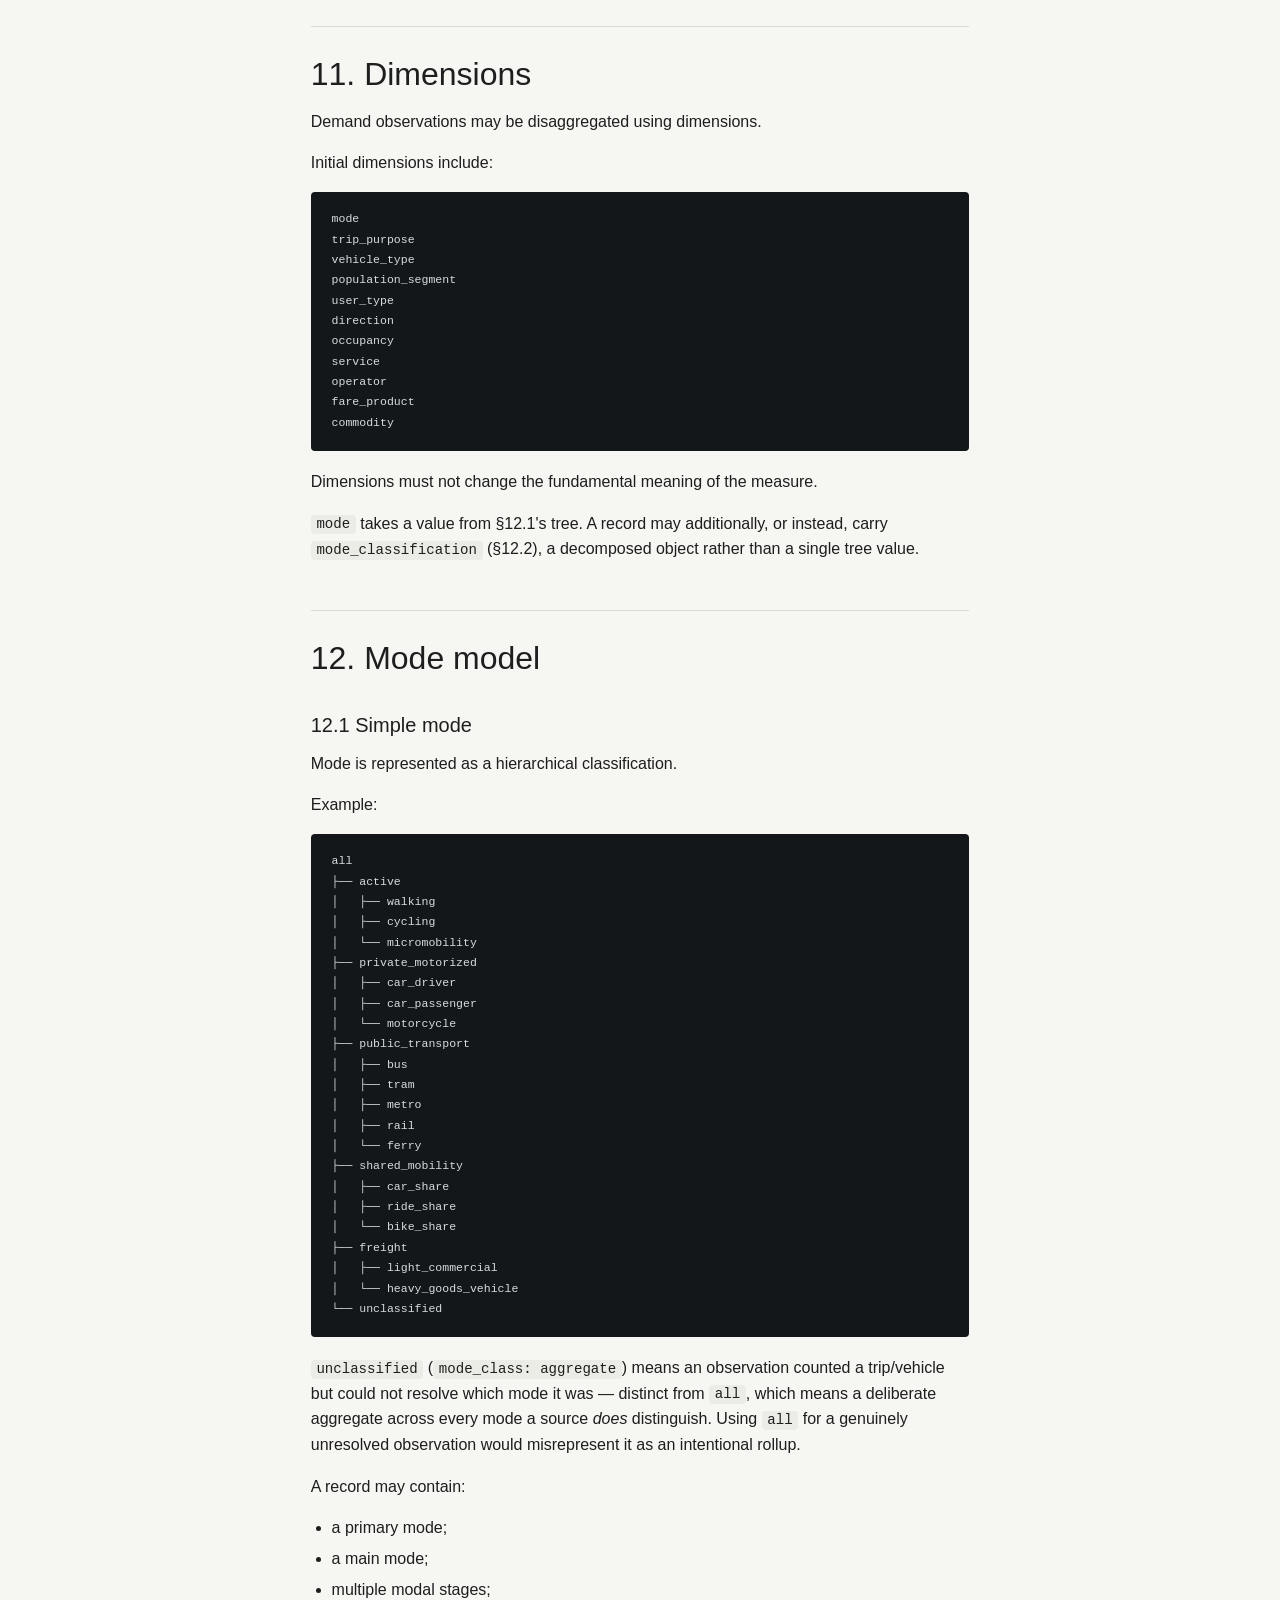
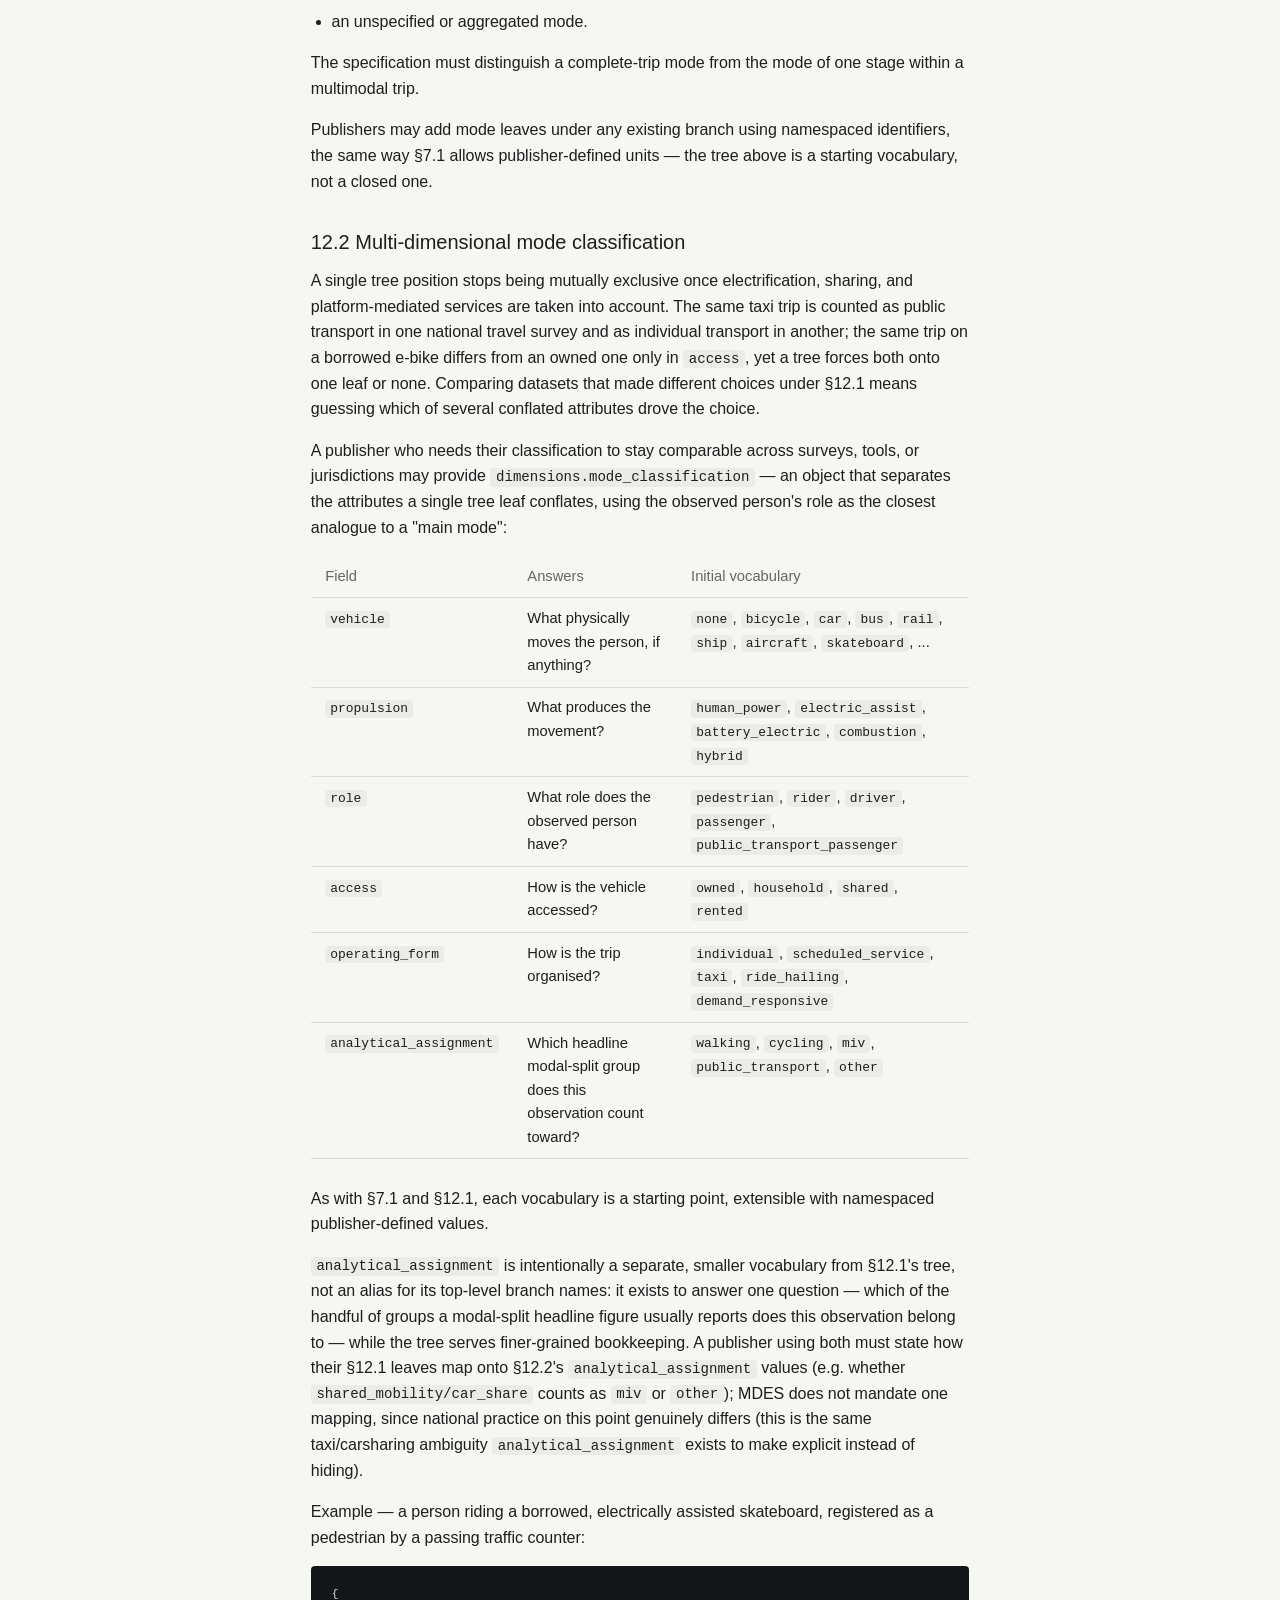
<file: spec.html>
<!DOCTYPE html>
<html lang="en">
<head>
<meta charset="utf-8">
<meta name="viewport" content="width=device-width, initial-scale=1.0">
<meta name="description" content="Full text of the Mobility Demand Exchange Specification (MDES), version 0.4 draft.">
<title>Specification — Mobility Demand Exchange Specification</title>
<link rel="stylesheet" href="style.css">
</head>
<body>

<header>
  <div class="wrap header-inner">
    <a href="index.html" class="wordmark"><strong>Mobility Demand</strong> Exchange Specification</a>
    <nav>
      <ul>
        <li><a href="spec.html">Spec</a></li>
        <li><a href="index.html#example">Schema</a></li>
        <li><a href="index.html#status">Status</a></li>
        <li><a href="index.html#governance">Governance</a></li>
        <li><a href="https://github.com/BennoBock/mobilitydatahub" class="nav-cta">GitHub &#8599;</a></li>
      </ul>
    </nav>
    <i class="mobile-toggle">&#9776;</i>
  </div>
</header>

<main>
  <section class="spec-page">
    <div class="wrap">
      <div class="section-head">
        <p class="eyebrow">Specification &middot; Draft 0.4</p>
        <h1>Mobility Demand Exchange Specification</h1>
        <p class="muted">Full normative text of the specification.
          <a href="SPEC.md" download>Download as Markdown (SPEC.md)</a> &middot;
          <a href="https://github.com/BennoBock/mobilitydatahub">View on GitHub</a>
        </p>
      </div>
      <div class="spec-doc">
<p><strong>Working abbreviation:</strong> MDES <strong>Version:</strong> 0.4 Draft <strong>Status:</strong> Draft, revision 4 (see Changelog)</p>
<h2 id="0-changelog">0. Changelog</h2>
<p><strong>0.4</strong> (this revision):</p>
<ul>
<li>§12 split into 12.1/12.2: the mode tree (§12.1, unchanged) remains the required simple case, and a new §12.2 <strong>multi-dimensional mode classification</strong> lets a publisher additionally decompose an observation into <code>vehicle</code>, <code>propulsion</code>, <code>role</code>, <code>access</code>, <code>operating_form</code>, and <code>analytical_assignment</code> — separate, orthogonal attributes instead of one tree position. This addresses the taxi/e-scooter/carsharing problem the tree can't resolve on its own: the same physical trip is legitimately "public transport" in one national survey and "individual transport" in another, and a single-tree leaf can't hold both readings at once, only a decomposed classification can carry the ambiguity explicitly rather than forcing a premature choice.</li>
<li>§14 methodology: added <code>source_category</code>, to record a record's original category label in the source dataset's own vocabulary (e.g. a traffic count's raw <code>pedestrian</code> class), distinct from and traceable against the record's own <code>mode</code>/<code>mode_classification</code> value.</li>
<li>§25 appendix: added the open item that no reconciliation or validation rule yet exists between §12.1 tree leaves and §12.2's <code>analytical_assignment</code> vocabulary — carried forward rather than resolved in this pass.</li>
</ul>
<p><strong>0.3</strong>:</p>
<ul>
<li>§12 mode tree: added <code>car_share</code>, <code>ride_share</code>, <code>bike_share</code> under <code>shared_mobility</code>, and <code>heavy_goods_vehicle</code>/<code>light_commercial</code> under <code>freight</code> — both branches were previously undifferentiated leaves, which didn't survive contact with real data (BASt's truck/van classes, a ride-share listing, a free-floating carsharing log all needed a specific leaf to map onto).</li>
<li>§12 added <code>unclassified</code> as a <code>mode_class: aggregate</code> value, distinct from <code>all</code>: <code>all</code> means "aggregated across every mode this source distinguishes," <code>unclassified</code> means "observed, but which mode wasn't resolved" (e.g. BASt's <code>Son</code>/other vehicle-class column) — conflating the two would silently misrepresent an unknown as a deliberate rollup.</li>
<li>§12 given the same publisher-extension clause §7.1 already gives units, closing that gap from the §25 open-items list.</li>
<li>§14 <code>collection_method</code> vocabulary: added <code>scraped_service_log</code>, for sources built by scraping a public listing service (no other existing value fit — <code>data_fusion</code>/<code>administrative_record</code> both implied a different provenance).</li>
</ul>
<p><strong>0.2</strong>:</p>
<ul>
<li>Renamed the routed-flow geometry model from "path" to <strong>route</strong> (§10, §5, §17) to remove its collision with <code>path</code> as a spatial-object <em>type</em> (§9). <code>path</code> now unambiguously means a physical alignment (a footpath, cycleway, shared-use trail) that can be observed at/against, distinct from the <em>route</em> a flow of trips follows.</li>
<li>Added a sixth demand type, <strong><code>modal_share</code></strong> (§2.6, §6), for the common case where only an aggregated mode-share statistic is published — no underlying per-mode flow/count records exist or are being released alongside it (e.g. a national MiD mode-share table, a MATSim <code>modestats.csv</code> summary).</li>
<li>Added a real <strong><code>denominator</code></strong> object to the measure model (§7.3), replacing the earlier unenforceable prose requirement that shares "must state" their denominator, included modes, etc. Required whenever <code>unit = percentage</code>/<code>rate</code> or <code>statistic = share</code>, for any demand type.</li>
<li>§13 (Modal split) rewritten to show both the disaggregated pattern (multiple mode-tagged flow records) and the standalone <code>modal_share</code> pattern as equally valid, not the latter as a special case of the former.</li>
<li>Known items raised in review but <strong>not</strong> addressed in this pass are tracked in the new Appendix (§25), not silently dropped.</li>
</ul>
<h2 id="1-purpose">1. Purpose</h2>
<p>The Mobility Demand Exchange Specification defines a common, mode-neutral way to exchange observed, estimated, modelled, and synthetic mobility demand data.</p>
<p>The specification supports demand represented at different levels of detail:</p>
<ul>
<li>counts at locations;</li>
<li>trips originating from a place;</li>
<li>trips arriving at a place;</li>
<li>movements between origins and destinations;</li>
<li>trips or aggregate movements with route geometries;</li>
<li>demand disaggregated by transport mode and other dimensions;</li>
<li>standalone aggregate mode-share statistics, published without the underlying disaggregated flows they may have been computed from.</li>
</ul>
<p>MDES is intended to make mobility-demand datasets easier to publish, combine, compare, validate, and convert between transport-analysis systems.</p>
<h2 id="2-scope">2. Scope</h2>
<p>Version 0.2 covers six demand-observation types:</p>
<h3 id="21-count">2.1 Count</h3>
<p>A quantity observed or estimated at a point, link, screenline, stop, station, or other spatial object.</p>
<p>Examples include:</p>
<ul>
<li>vehicles crossing a road section;</li>
<li>cyclists passing a counter;</li>
<li>passengers boarding at a stop;</li>
<li>pedestrians entering a station;</li>
<li>vehicle occupancy.</li>
</ul>
<h3 id="22-origin-total">2.2 Origin total</h3>
<p>A quantity of trips or movements beginning at a specified spatial object.</p>
<p>Example:</p>
<blockquote>
<p>12,400 person-trips originated in zone A during an average weekday.</p>
</blockquote>
<h3 id="23-destination-total">2.3 Destination total</h3>
<p>A quantity of trips or movements ending at a specified spatial object.</p>
<p>Example:</p>
<blockquote>
<p>9,800 person-trips arrived in zone B between 07:00 and 10:00.</p>
</blockquote>
<h3 id="24-origindestination-flow">2.4 Origin–destination flow</h3>
<p>A quantity moving between an origin and a destination.</p>
<p>Example:</p>
<blockquote>
<p>2,300 bicycle trips travelled from zone A to zone B.</p>
</blockquote>
<h3 id="25-routed-flow">2.5 Routed flow</h3>
<p>One or more trips between an origin and destination associated with a route (a geometry, a network-link sequence, or a timestamped trajectory).</p>
<p>Example:</p>
<blockquote>
<p>450 car trips travelled from zone A to zone B using the specified road-link sequence.</p>
</blockquote>
<h3 id="26-modal-share">2.6 Modal share</h3>
<p>An aggregated share of demand attributed to a transport mode (or other dimension value), within a stated reference population, area, and period, published on its own — without requiring the underlying per-mode flow, count, or total records it may have been computed from.</p>
<p>Example:</p>
<blockquote>
<p>Of trips made by residents of Landkreis Grafschaft Bentheim on an average weekday in 2026, 42% were by car.</p>
</blockquote>
<p>This differs from disaggregating a <code>count</code>/<code>origin_total</code>/<code>destination_total</code>/<code>od_flow</code> by mode (§13): it does not require, and does not imply the existence of, matching per-mode absolute records. A dataset consisting of nothing but <code>modal_share</code> records — e.g. five rows, one per mode, for one area and period — is a complete, valid MDES dataset in its own right.</p>
<h2 id="3-design-principles">3. Design principles</h2>
<h3 id="31-mode-neutral">3.1 Mode-neutral</h3>
<p>The core model must support walking, cycling, private vehicles, public transport, shared mobility, freight, aviation, maritime transport, and modes not yet defined.</p>
<h3 id="32-aggregation-neutral">3.2 Aggregation-neutral</h3>
<p>The same conceptual model should support:</p>
<ul>
<li>one observed trip;</li>
<li>an expanded survey trip representing many trips;</li>
<li>an aggregate OD flow;</li>
<li>a modelled demand estimate;</li>
<li>a count at a sensor;</li>
<li>a standalone aggregate share with no underlying disaggregated records.</li>
</ul>
<h3 id="33-source-transparent">3.3 Source-transparent</h3>
<p>Every observation must state whether it is:</p>
<ul>
<li>observed;</li>
<li>reported;</li>
<li>estimated;</li>
<li>imputed;</li>
<li>modelled;</li>
<li>simulated;</li>
<li>synthetic.</li>
</ul>
<h3 id="34-privacy-aware">3.4 Privacy-aware</h3>
<p>The specification must support aggregation, suppression, spatial generalization, temporal generalization, and other privacy protections.</p>
<p>It must not require personally identifiable information.</p>
<h3 id="35-compatible-rather-than-replacement-oriented">3.5 Compatible rather than replacement-oriented</h3>
<p>MDES should map to existing standards and formats where appropriate, including:</p>
<ul>
<li>OMX;</li>
<li>GTFS and GTFS-ride;</li>
<li>DATEX II;</li>
<li>MDS;</li>
<li>OGC Moving Features;</li>
<li>GMNS;</li>
<li>MATSim;</li>
<li>SUMO;</li>
<li>GeoJSON.</li>
</ul>
<p>MDES should not replace domain-specific standards that already serve their purpose well.</p>
<h3 id="36-extensible">3.6 Extensible</h3>
<p>Publishers must be able to add domain-specific fields without changing the meaning of the core model.</p>
<h2 id="4-core-conceptual-model">4. Core conceptual model</h2>
<p>Every demand record is a <code>DemandObservation</code>.</p>
<pre class="text"><code>DemandObservation
├── identity
├── demand type
├── measure
├── time
├── spatial references
├── dimensions
├── methodology
├── quality
├── provenance
└── privacy</code></pre>
<h2 id="5-minimum-required-fields">5. Minimum required fields</h2>
<p>Every demand observation must contain:</p>
<table>
<thead>
<tr class="header">
<th>Field</th>
<th>Description</th>
</tr>
</thead>
<tbody>
<tr class="odd">
<td><code>id</code></td>
<td>Unique identifier within the dataset</td>
</tr>
<tr class="even">
<td><code>demand_type</code></td>
<td>Type of demand observation</td>
</tr>
<tr class="odd">
<td><code>value</code></td>
<td>Numeric quantity</td>
</tr>
<tr class="even">
<td><code>unit</code></td>
<td>Meaning of the quantity</td>
</tr>
<tr class="odd">
<td><code>time</code></td>
<td>Time instant, interval, or representative period</td>
</tr>
<tr class="even">
<td><code>data_status</code></td>
<td>Observed, estimated, modelled, or similar</td>
</tr>
<tr class="odd">
<td><code>source</code></td>
<td>Dataset or process that produced the record</td>
</tr>
</tbody>
</table>
<p>Depending on <code>demand_type</code>, the record must also contain:</p>
<table>
<thead>
<tr class="header">
<th>Demand type</th>
<th>Required spatial information</th>
</tr>
</thead>
<tbody>
<tr class="odd">
<td><code>count</code></td>
<td><code>location</code></td>
</tr>
<tr class="even">
<td><code>origin_total</code></td>
<td><code>origin</code></td>
</tr>
<tr class="odd">
<td><code>destination_total</code></td>
<td><code>destination</code></td>
</tr>
<tr class="even">
<td><code>od_flow</code></td>
<td><code>origin</code> and <code>destination</code></td>
</tr>
<tr class="odd">
<td><code>routed_flow</code></td>
<td><code>origin</code>, <code>destination</code>, and <code>route</code></td>
</tr>
<tr class="even">
<td><code>modal_share</code></td>
<td><code>spatial.scope</code> (optional — if absent, the share applies to the dataset's overall <code>geographic_coverage</code>, per <code>feed_info</code>/provenance metadata)</td>
</tr>
</tbody>
</table>
<p>Additionally, regardless of <code>demand_type</code>: whenever <code>unit</code> is <code>percentage</code> or <code>rate</code>, or <code>statistic</code> is <code>share</code>, the record must also contain a <code>denominator</code> object (§7.3).</p>
<h2 id="6-initial-demand-type-vocabulary">6. Initial demand-type vocabulary</h2>
<pre class="text"><code>count
origin_total
destination_total
od_flow
routed_flow
modal_share</code></pre>
<p>Future versions may introduce specialized types, but they must remain convertible to one of these core forms.</p>
<h2 id="7-measure-model">7. Measure model</h2>
<p>A measure contains:</p>
<pre class="json"><code>{
  &quot;value&quot;: 2300,
  &quot;unit&quot;: &quot;person_trips&quot;,
  &quot;statistic&quot;: &quot;estimated_total&quot;
}</code></pre>
<h3 id="71-initial-unit-vocabulary">7.1 Initial unit vocabulary</h3>
<pre class="text"><code>persons
person_trips
vehicle_trips
vehicles
boardings
alightings
passenger_kilometres
vehicle_kilometres
tonnes
tonne_kilometres
percentage
rate</code></pre>
<p>Publishers may define additional units using namespaced identifiers.</p>
<h3 id="72-statistical-meaning">7.2 Statistical meaning</h3>
<p>The <code>statistic</code> field distinguishes values such as:</p>
<pre class="text"><code>observed_count
estimated_total
modelled_total
sample_count
mean
median
rate
share
index</code></pre>
<h3 id="73-denominator-model">7.3 Denominator model</h3>
<p>Whenever <code>unit</code> is <code>percentage</code> or <code>rate</code>, or <code>statistic</code> is <code>share</code>, the measure must include a <code>denominator</code> object:</p>
<pre class="json"><code>{
  &quot;value&quot;: 0.42,
  &quot;unit&quot;: &quot;percentage&quot;,
  &quot;statistic&quot;: &quot;share&quot;,
  &quot;denominator&quot;: {
    &quot;population&quot;: &quot;residents&quot;,
    &quot;included_modes&quot;: [&quot;car&quot;, &quot;public_transport&quot;, &quot;cycling&quot;, &quot;walking&quot;, &quot;other&quot;],
    &quot;unknown_mode_treatment&quot;: &quot;excluded&quot;,
    &quot;time_period&quot;: &quot;average_weekday_2026&quot;,
    &quot;geographic_scope&quot;: &quot;zone:GrafschaftBentheim&quot;
  }
}</code></pre>
<table>
<thead>
<tr class="header">
<th>Field</th>
<th>Description</th>
</tr>
</thead>
<tbody>
<tr class="odd">
<td><code>population</code></td>
<td>Who or what is being counted, e.g. <code>residents</code>, <code>all_travelers</code>, <code>commuters</code></td>
</tr>
<tr class="even">
<td><code>included_modes</code></td>
<td>The complete set of modes the denominator sums over</td>
</tr>
<tr class="odd">
<td><code>unknown_mode_treatment</code></td>
<td>How trips of unrecorded/unclassified mode were handled: <code>excluded</code> | <code>included_as_other</code> | <code>redistributed</code></td>
</tr>
<tr class="even">
<td><code>time_period</code></td>
<td>The period the share is computed over</td>
</tr>
<tr class="odd">
<td><code>geographic_scope</code></td>
<td>The area the share applies to</td>
</tr>
</tbody>
</table>
<p>This applies equally to a mode share computed from disaggregated records and to a standalone <code>modal_share</code> observation (§2.6, §13) — in the latter case, <code>denominator</code> is the <em>only</em> place that context is recorded, since no sibling records exist to infer it from.</p>
<h2 id="8-time-model">8. Time model</h2>
<p>A record may describe:</p>
<ul>
<li>a single timestamp;</li>
<li>a closed or half-open time interval;</li>
<li>a recurring period;</li>
<li>a representative period;</li>
<li>a model year.</li>
</ul>
<p>Example:</p>
<pre class="json"><code>{
  &quot;start&quot;: &quot;2026-05-04T07:00:00+02:00&quot;,
  &quot;end&quot;: &quot;2026-05-04T08:00:00+02:00&quot;,
  &quot;time_zone&quot;: &quot;Europe/Berlin&quot;,
  &quot;representation&quot;: &quot;observed_interval&quot;
}</code></pre>
<p>Representative periods may include:</p>
<pre class="text"><code>average_weekday
average_weekend_day
typical_monday
school_day
annual_average_daily
model_year</code></pre>
<p>The exact dates used to calculate a representative period should be recorded in dataset metadata where available.</p>
<h2 id="9-spatial-model">9. Spatial model</h2>
<p>A spatial reference may identify:</p>
<pre class="text"><code>point
stop
station
node
link
screenline
zone
administrative_area
grid_cell
path</code></pre>
<p><code>path</code> denotes a physical alignment — a defined pedestrian path, cycleway, or shared-use trail segment — usable as a stable location for a <code>count</code> or other observation. It is distinct from the <em>route</em> a flow of trips follows (§10), which is a derived trajectory computed or observed for a specific demand record, not a standing spatial object.</p>
<p>A <code>modal_share</code> record (§2.6) may reference a spatial object via <code>spatial.scope</code> to mean "the reference area this share applies to" — this is neither an origin nor a destination, just the area/population the share is computed over.</p>
<p>Spatial objects should have stable identifiers and may additionally include geometries.</p>
<p>Example:</p>
<pre class="json"><code>{
  &quot;id&quot;: &quot;zone:A&quot;,
  &quot;type&quot;: &quot;zone&quot;,
  &quot;geometry&quot;: {
    &quot;type&quot;: &quot;Polygon&quot;,
    &quot;coordinates&quot;: []
  }
}</code></pre>
<p>External references may use identifiers from systems such as:</p>
<ul>
<li>GTFS;</li>
<li>GMNS;</li>
<li>OpenStreetMap;</li>
<li>national transport networks;</li>
<li>census geographies;</li>
<li>administrative boundary systems.</li>
</ul>
<p>The identifier system and version must be stated.</p>
<h2 id="10-route-model">10. Route model</h2>
<p>A routed flow may use one or more route representations.</p>
<h3 id="101-geometry">10.1 Geometry</h3>
<pre class="json"><code>{
  &quot;representation&quot;: &quot;geometry&quot;,
  &quot;geometry&quot;: {
    &quot;type&quot;: &quot;LineString&quot;,
    &quot;coordinates&quot;: []
  }
}</code></pre>
<h3 id="102-network-link-sequence">10.2 Network-link sequence</h3>
<pre class="json"><code>{
  &quot;representation&quot;: &quot;network_sequence&quot;,
  &quot;network_id&quot;: &quot;example-network&quot;,
  &quot;network_version&quot;: &quot;2026-01&quot;,
  &quot;link_ids&quot;: [&quot;101&quot;, &quot;102&quot;, &quot;205&quot;, &quot;301&quot;]
}</code></pre>
<h3 id="103-timestamped-trajectory">10.3 Timestamped trajectory</h3>
<pre class="json"><code>{
  &quot;representation&quot;: &quot;trajectory&quot;,
  &quot;positions&quot;: [
    {
      &quot;time&quot;: &quot;2026-05-04T07:12:00+02:00&quot;,
      &quot;longitude&quot;: 13.4049,
      &quot;latitude&quot;: 52.5200
    }
  ]
}</code></pre>
<p>Every route should state its derivation:</p>
<pre class="text"><code>observed
reported
map_matched
inferred
modelled
shortest_path
representative
synthetic</code></pre>
<h2 id="11-dimensions">11. Dimensions</h2>
<p>Demand observations may be disaggregated using dimensions.</p>
<p>Initial dimensions include:</p>
<pre class="text"><code>mode
trip_purpose
vehicle_type
population_segment
user_type
direction
occupancy
service
operator
fare_product
commodity</code></pre>
<p>Dimensions must not change the fundamental meaning of the measure.</p>
<p><code>mode</code> takes a value from §12.1's tree. A record may additionally, or instead, carry <code>mode_classification</code> (§12.2), a decomposed object rather than a single tree value.</p>
<h2 id="12-mode-model">12. Mode model</h2>
<h3 id="121-simple-mode">12.1 Simple mode</h3>
<p>Mode is represented as a hierarchical classification.</p>
<p>Example:</p>
<pre class="text"><code>all
├── active
│   ├── walking
│   ├── cycling
│   └── micromobility
├── private_motorized
│   ├── car_driver
│   ├── car_passenger
│   └── motorcycle
├── public_transport
│   ├── bus
│   ├── tram
│   ├── metro
│   ├── rail
│   └── ferry
├── shared_mobility
│   ├── car_share
│   ├── ride_share
│   └── bike_share
├── freight
│   ├── light_commercial
│   └── heavy_goods_vehicle
└── unclassified</code></pre>
<p><code>unclassified</code> (<code>mode_class: aggregate</code>) means an observation counted a trip/vehicle but could not resolve which mode it was — distinct from <code>all</code>, which means a deliberate aggregate across every mode a source <em>does</em> distinguish. Using <code>all</code> for a genuinely unresolved observation would misrepresent it as an intentional rollup.</p>
<p>A record may contain:</p>
<ul>
<li>a primary mode;</li>
<li>a main mode;</li>
<li>multiple modal stages;</li>
<li>an unspecified or aggregated mode.</li>
</ul>
<p>The specification must distinguish a complete-trip mode from the mode of one stage within a multimodal trip.</p>
<p>Publishers may add mode leaves under any existing branch using namespaced identifiers, the same way §7.1 allows publisher-defined units — the tree above is a starting vocabulary, not a closed one.</p>
<h3 id="122-multi-dimensional-mode-classification">12.2 Multi-dimensional mode classification</h3>
<p>A single tree position stops being mutually exclusive once electrification, sharing, and platform-mediated services are taken into account. The same taxi trip is counted as public transport in one national travel survey and as individual transport in another; the same trip on a borrowed e-bike differs from an owned one only in <code>access</code>, yet a tree forces both onto one leaf or none. Comparing datasets that made different choices under §12.1 means guessing which of several conflated attributes drove the choice.</p>
<p>A publisher who needs their classification to stay comparable across surveys, tools, or jurisdictions may provide <code>dimensions.mode_classification</code> — an object that separates the attributes a single tree leaf conflates, using the observed person's role as the closest analogue to a "main mode":</p>
<table>
<thead>
<tr class="header">
<th>Field</th>
<th>Answers</th>
<th>Initial vocabulary</th>
</tr>
</thead>
<tbody>
<tr class="odd">
<td><code>vehicle</code></td>
<td>What physically moves the person, if anything?</td>
<td><code>none</code>, <code>bicycle</code>, <code>car</code>, <code>bus</code>, <code>rail</code>, <code>ship</code>, <code>aircraft</code>, <code>skateboard</code>, ...</td>
</tr>
<tr class="even">
<td><code>propulsion</code></td>
<td>What produces the movement?</td>
<td><code>human_power</code>, <code>electric_assist</code>, <code>battery_electric</code>, <code>combustion</code>, <code>hybrid</code></td>
</tr>
<tr class="odd">
<td><code>role</code></td>
<td>What role does the observed person have?</td>
<td><code>pedestrian</code>, <code>rider</code>, <code>driver</code>, <code>passenger</code>, <code>public_transport_passenger</code></td>
</tr>
<tr class="even">
<td><code>access</code></td>
<td>How is the vehicle accessed?</td>
<td><code>owned</code>, <code>household</code>, <code>shared</code>, <code>rented</code></td>
</tr>
<tr class="odd">
<td><code>operating_form</code></td>
<td>How is the trip organised?</td>
<td><code>individual</code>, <code>scheduled_service</code>, <code>taxi</code>, <code>ride_hailing</code>, <code>demand_responsive</code></td>
</tr>
<tr class="even">
<td><code>analytical_assignment</code></td>
<td>Which headline modal-split group does this observation count toward?</td>
<td><code>walking</code>, <code>cycling</code>, <code>miv</code>, <code>public_transport</code>, <code>other</code></td>
</tr>
</tbody>
</table>
<p>As with §7.1 and §12.1, each vocabulary is a starting point, extensible with namespaced publisher-defined values.</p>
<p><code>analytical_assignment</code> is intentionally a separate, smaller vocabulary from §12.1's tree, not an alias for its top-level branch names: it exists to answer one question — which of the handful of groups a modal-split headline figure usually reports does this observation belong to — while the tree serves finer-grained bookkeeping. A publisher using both must state how their §12.1 leaves map onto §12.2's <code>analytical_assignment</code> values (e.g. whether <code>shared_mobility/car_share</code> counts as <code>miv</code> or <code>other</code>); MDES does not mandate one mapping, since national practice on this point genuinely differs (this is the same taxi/carsharing ambiguity <code>analytical_assignment</code> exists to make explicit instead of hiding).</p>
<p>Example — a person riding a borrowed, electrically assisted skateboard, registered as a pedestrian by a passing traffic counter:</p>
<pre class="json"><code>{
  &quot;dimensions&quot;: {
    &quot;mode_classification&quot;: {
      &quot;role&quot;: &quot;rider&quot;,
      &quot;vehicle&quot;: &quot;skateboard&quot;,
      &quot;propulsion&quot;: &quot;electric_assist&quot;,
      &quot;access&quot;: &quot;household&quot;,
      &quot;operating_form&quot;: &quot;individual&quot;,
      &quot;analytical_assignment&quot;: &quot;walking&quot;
    }
  },
  &quot;methodology&quot;: {
    &quot;source_category&quot;: &quot;pedestrian&quot;
  }
}</code></pre>
<p><code>dimensions.mode</code> (§11, §12.1) and <code>dimensions.mode_classification</code> may be used independently or together. When both are present on the same record, <code>mode_classification.analytical_assignment</code> should be consistent with <code>mode</code>'s top-level branch, allowing for <code>analytical_assignment</code> splitting <code>active</code> into <code>walking</code>/<code>cycling</code> where the tree does not.</p>
<h2 id="13-modal-split">13. Modal split</h2>
<p>Modal split can be represented two ways, both first-class:</p>
<p><strong>Disaggregated</strong> — demand observations of another type (<code>od_flow</code>, <code>origin_total</code>, <code>destination_total</code>, <code>count</code>), each carrying a <code>mode</code> dimension, from which shares can be computed by the consumer:</p>
<pre class="json"><code>[
  {
    &quot;demand_type&quot;: &quot;od_flow&quot;,
    &quot;origin&quot;: &quot;zone:A&quot;,
    &quot;destination&quot;: &quot;zone:B&quot;,
    &quot;mode&quot;: &quot;walking&quot;,
    &quot;value&quot;: 400,
    &quot;unit&quot;: &quot;person_trips&quot;
  },
  {
    &quot;demand_type&quot;: &quot;od_flow&quot;,
    &quot;origin&quot;: &quot;zone:A&quot;,
    &quot;destination&quot;: &quot;zone:B&quot;,
    &quot;mode&quot;: &quot;cycling&quot;,
    &quot;value&quot;: 250,
    &quot;unit&quot;: &quot;person_trips&quot;
  }
]</code></pre>
<p><strong>Standalone</strong> (<code>modal_share</code>, §2.6) — the share itself is the only thing published; no per-mode absolute records exist or need to exist:</p>
<pre class="json"><code>{
  &quot;demand_type&quot;: &quot;modal_share&quot;,
  &quot;dimensions&quot;: { &quot;mode&quot;: &quot;car&quot; },
  &quot;spatial&quot;: { &quot;scope&quot;: { &quot;id&quot;: &quot;zone:GrafschaftBentheim&quot;, &quot;type&quot;: &quot;administrative_area&quot; } },
  &quot;measure&quot;: {
    &quot;value&quot;: 0.42,
    &quot;unit&quot;: &quot;percentage&quot;,
    &quot;statistic&quot;: &quot;share&quot;,
    &quot;denominator&quot;: {
      &quot;population&quot;: &quot;residents&quot;,
      &quot;included_modes&quot;: [&quot;car&quot;, &quot;public_transport&quot;, &quot;cycling&quot;, &quot;walking&quot;, &quot;other&quot;],
      &quot;unknown_mode_treatment&quot;: &quot;excluded&quot;,
      &quot;time_period&quot;: &quot;average_weekday_2026&quot;,
      &quot;geographic_scope&quot;: &quot;zone:GrafschaftBentheim&quot;
    }
  }
}</code></pre>
<p>A consumer must not assume the disaggregated pattern is always reconstructable from a <code>modal_share</code> dataset, and must not assume a <code>modal_share</code> dataset is incomplete for lacking the absolute counts behind it — this is the common shape of most publicly released mode-share statistics (household travel surveys, simulation summary outputs).</p>
<h2 id="14-methodology-and-quality">14. Methodology and quality</h2>
<p>Each observation should support:</p>
<pre class="text"><code>collection_method
data_status
sample_size
expansion_factor
confidence_interval
standard_error
coverage
missing_data_status
quality_flag
validation_method
source_category</code></pre>
<p><code>source_category</code> records the record's original category label in the source dataset's own vocabulary (e.g. a traffic count's raw <code>pedestrian</code> class) — kept distinct from, and traceable against, the record's own <code>mode</code>/<code>mode_classification</code> (§12) so a reclassification into MDES's vocabulary never silently discards what the source actually said.</p>
<p>Initial <code>collection_method</code> values may include:</p>
<pre class="text"><code>manual_count
automatic_counter
ticketing_system
vehicle_detection
household_travel_survey
intercept_survey
mobile_device_data
gps_trace
operator_record
administrative_record
transport_model
simulation
data_fusion
scraped_service_log</code></pre>
<h2 id="15-provenance">15. Provenance</h2>
<p>Dataset and record provenance should include:</p>
<pre class="text"><code>publisher
creator
source_dataset
source_record
publication_date
dataset_version
processing_method
processing_software
license
attribution
contact</code></pre>
<p>Derived records should identify their source records or source datasets where feasible.</p>
<h2 id="16-privacy">16. Privacy</h2>
<p>The specification should support:</p>
<pre class="text"><code>privacy_level
aggregation_method
suppression_status
suppression_reason
spatial_resolution
temporal_resolution
minimum_group_size
noise_method
privacy_notes</code></pre>
<p>Suggested privacy levels:</p>
<pre class="text"><code>open_aggregate
restricted_aggregate
anonymized_record
synthetic_record
confidential</code></pre>
<p>Raw device identifiers, names, addresses, account identifiers, and other direct personal identifiers are outside the core specification.</p>
<h2 id="17-example-od-flow-record">17. Example OD-flow record</h2>
<pre class="json"><code>{
  &quot;schema_version&quot;: &quot;0.2&quot;,
  &quot;id&quot;: &quot;obs-12345&quot;,
  &quot;demand_type&quot;: &quot;od_flow&quot;,

  &quot;measure&quot;: {
    &quot;value&quot;: 2300,
    &quot;unit&quot;: &quot;person_trips&quot;,
    &quot;statistic&quot;: &quot;estimated_total&quot;
  },

  &quot;time&quot;: {
    &quot;start&quot;: &quot;2026-05-04T07:00:00+02:00&quot;,
    &quot;end&quot;: &quot;2026-05-04T08:00:00+02:00&quot;,
    &quot;time_zone&quot;: &quot;Europe/Berlin&quot;,
    &quot;representation&quot;: &quot;average_weekday&quot;
  },

  &quot;spatial&quot;: {
    &quot;origin&quot;: {
      &quot;id&quot;: &quot;zone:A&quot;,
      &quot;type&quot;: &quot;zone&quot;
    },
    &quot;destination&quot;: {
      &quot;id&quot;: &quot;zone:B&quot;,
      &quot;type&quot;: &quot;zone&quot;
    }
  },

  &quot;dimensions&quot;: {
    &quot;mode&quot;: &quot;public_transport&quot;,
    &quot;trip_purpose&quot;: &quot;all&quot;
  },

  &quot;methodology&quot;: {
    &quot;data_status&quot;: &quot;estimated&quot;,
    &quot;collection_method&quot;: &quot;household_travel_survey&quot;,
    &quot;sample_size&quot;: 412,
    &quot;expansion_factor_applied&quot;: true
  },

  &quot;provenance&quot;: {
    &quot;publisher&quot;: &quot;Example Transport Authority&quot;,
    &quot;source_dataset&quot;: &quot;Regional Travel Survey 2026&quot;,
    &quot;license&quot;: &quot;CC-BY-4.0&quot;
  },

  &quot;privacy&quot;: {
    &quot;privacy_level&quot;: &quot;open_aggregate&quot;
  }
}</code></pre>
<h2 id="18-example-modal-share-record">18. Example modal-share record</h2>
<pre class="json"><code>{
  &quot;schema_version&quot;: &quot;0.2&quot;,
  &quot;id&quot;: &quot;obs-67890&quot;,
  &quot;demand_type&quot;: &quot;modal_share&quot;,

  &quot;measure&quot;: {
    &quot;value&quot;: 0.42,
    &quot;unit&quot;: &quot;percentage&quot;,
    &quot;statistic&quot;: &quot;share&quot;,
    &quot;denominator&quot;: {
      &quot;population&quot;: &quot;residents&quot;,
      &quot;included_modes&quot;: [&quot;car&quot;, &quot;public_transport&quot;, &quot;cycling&quot;, &quot;walking&quot;, &quot;other&quot;],
      &quot;unknown_mode_treatment&quot;: &quot;excluded&quot;,
      &quot;time_period&quot;: &quot;average_weekday_2026&quot;,
      &quot;geographic_scope&quot;: &quot;zone:GrafschaftBentheim&quot;
    }
  },

  &quot;time&quot;: {
    &quot;start&quot;: &quot;2026-01-01&quot;,
    &quot;end&quot;: &quot;2026-12-31&quot;,
    &quot;representation&quot;: &quot;annual_average_daily&quot;
  },

  &quot;spatial&quot;: {
    &quot;scope&quot;: {
      &quot;id&quot;: &quot;zone:GrafschaftBentheim&quot;,
      &quot;type&quot;: &quot;administrative_area&quot;
    }
  },

  &quot;dimensions&quot;: {
    &quot;mode&quot;: &quot;car&quot;
  },

  &quot;methodology&quot;: {
    &quot;data_status&quot;: &quot;modelled&quot;,
    &quot;collection_method&quot;: &quot;simulation&quot;
  },

  &quot;provenance&quot;: {
    &quot;publisher&quot;: &quot;Modalyzer&quot;,
    &quot;source_dataset&quot;: &quot;Grafschaft Bentheim 2026 MATSim run — modestats.csv&quot;,
    &quot;license&quot;: &quot;CC-BY-4.0&quot;
  },

  &quot;privacy&quot;: {
    &quot;privacy_level&quot;: &quot;open_aggregate&quot;
  }
}</code></pre>
<p>No sibling <code>od_flow</code>/<code>count</code> records back this number — the MATSim run's <code>modestats.csv</code> only ever reports the converged district-wide mode shares themselves, which is exactly the case §13's standalone pattern exists for.</p>
<h2 id="19-version-02-implementation-profiles">19. Version 0.2 implementation profiles</h2>
<p>Version 0.2 should define three implementable profiles.</p>
<h3 id="profile-a-tabular-aggregate-demand">Profile A: Tabular aggregate demand</h3>
<p>Designed for CSV, Parquet, and database tables.</p>
<p>Supports:</p>
<ul>
<li>counts;</li>
<li>origin totals;</li>
<li>destination totals;</li>
<li>OD flows;</li>
<li>modal shares (disaggregated-by-mode or standalone).</li>
</ul>
<h3 id="profile-b-json-demand-records">Profile B: JSON demand records</h3>
<p>Designed for APIs, document databases, and datasets with nested metadata.</p>
<p>Supports all core demand types.</p>
<h3 id="profile-c-routed-demand">Profile C: Routed demand</h3>
<p>Designed for trip records and aggregate route flows.</p>
<p>Supports:</p>
<ul>
<li>GeoJSON route geometries;</li>
<li>network-link sequences;</li>
<li>timestamped trajectories;</li>
<li>route derivation metadata.</li>
</ul>
<h2 id="20-version-02-deliverables">20. Version 0.2 deliverables</h2>
<p>The initial release should contain:</p>
<ol type="1">
<li>A normative conceptual specification.</li>
<li>A JSON Schema.</li>
<li>A CSV profile and data dictionary.</li>
<li>A controlled vocabulary for modes, units, methods, and statuses.</li>
<li>Six example datasets.</li>
<li>Validation rules.</li>
<li>Mapping guides for selected existing standards.</li>
<li>A permissively licensed reference validator.</li>
<li>A public issue and governance process.</li>
</ol>
<h2 id="21-initial-example-datasets">21. Initial example datasets</h2>
<p>The test suite should include:</p>
<ol type="1">
<li>Bicycle-counter observations.</li>
<li>Public-transport boarding and alighting counts.</li>
<li>A zone-to-zone commuting matrix.</li>
<li>A household travel-survey trip table.</li>
<li>Modelled routed demand on a road network.</li>
<li>A published aggregate modal-share table with no underlying disaggregated flows (e.g. a national or district-wide mode-share summary).</li>
</ol>
<p>A successful core model must represent all six without changing its fundamental structure.</p>
<h2 id="22-initial-validation-rules">22. Initial validation rules</h2>
<p>A record is invalid when:</p>
<ul>
<li>its <code>demand_type</code> is unknown;</li>
<li>a required spatial reference is absent;</li>
<li>its unit is missing;</li>
<li>its time meaning is unspecified;</li>
<li>its value is not numeric;</li>
<li>a percentage/rate value or a <code>share</code> statistic lacks a <code>denominator</code> object;</li>
<li>a route references an unidentified network;</li>
<li>an estimated value is presented as observed;</li>
<li>incompatible dimensions are combined;</li>
<li>provenance is absent.</li>
</ul>
<p>Additional warnings should be produced for:</p>
<ul>
<li>negative demand values;</li>
<li>percentages outside the expected range;</li>
<li>overlapping categories;</li>
<li>inconsistent modal totals;</li>
<li>incomplete temporal coverage;</li>
<li>unknown coordinate-reference systems;</li>
<li>unresolved spatial identifiers.</li>
</ul>
<h2 id="23-governance-principles">23. Governance principles</h2>
<p>The project should be:</p>
<ul>
<li>openly governed;</li>
<li>publicly documented;</li>
<li>implementation-driven;</li>
<li>versioned;</li>
<li>backward-conscious;</li>
<li>independent of a single software vendor;</li>
<li>licensed for unrestricted public implementation.</li>
</ul>
<p>Changes should be proposed through public issues and reviewed against real datasets.</p>
<h2 id="24-definition-of-success">24. Definition of success</h2>
<p>Version 0.4 succeeds when an implementer can use one model to publish and validate:</p>
<ul>
<li>a traffic count;</li>
<li>a trip-origin total;</li>
<li>a trip-destination total;</li>
<li>an OD matrix;</li>
<li>a mode-specific OD matrix;</li>
<li>individual trip records;</li>
<li>routed aggregate demand;</li>
<li>a standalone aggregate mode-share statistic;</li>
</ul>
<p>while preserving the meaning, provenance, uncertainty, temporal basis, and privacy status of each dataset.</p>
<h2 id="25-appendix-open-items-from-prior-review-not-addressed-in-this-revision">25. Appendix: open items from prior review, not addressed in this revision</h2>
<p>Raised during review but out of scope for this pass — tracked here so they aren't silently lost:</p>
<ul>
<li><strong>Tabular flattening rules for Profile A.</strong> Nested objects (<code>spatial</code>, <code>time</code>, <code>dimensions</code>, <code>methodology</code>, <code>provenance</code>, <code>privacy</code>) have no defined column-naming convention for CSV/Parquet; two implementations of Profile A could produce incompatible layouts.</li>
<li><strong>Multimodal trip legs.</strong> §12 requires distinguishing a complete-trip mode from a single stage's mode, but no leg/stage record type exists yet.</li>
<li><strong>Time-representation ambiguity.</strong> §8/§17 don't state whether a dated interval tagged with a representative-period label (e.g. <code>average_weekday</code>) is one real sampled day or an arbitrary placeholder.</li>
<li><strong>Profile boundary for <code>routed_flow</code>.</strong> Unclear whether a tabular (Profile A) file may ever carry a <code>routed_flow</code> record (e.g. a link-id list in one column), or whether that's strictly Profile C's territory.</li>
<li><strong>Missing validation rule.</strong> §22 doesn't flag a <code>mode</code> value outside the declared taxonomy, unlike its equivalent checks for <code>demand_type</code> and spatial/network identifiers.</li>
<li><strong><code>schema_version</code> placement.</strong> Present in the worked examples (§17, §18) but not listed in §5's normative minimum-fields table.</li>
<li><strong>No §12.1/§12.2 reconciliation rule.</strong> §12.2 requires a stated mapping from §12.1 tree leaves to <code>analytical_assignment</code> values but doesn't define its shape, and §22 has no validation rule catching a record where <code>mode</code> and <code>mode_classification.analytical_assignment</code> disagree.</li>
</ul>
<p>Resolved in v0.3: mode taxonomy extensibility (§12.1 now has the same namespaced-extension clause as §7.1's units).</p>
<p>Resolved in v0.4: multi-dimensional mode classification (§12.2), addressing the taxi/carsharing/e-scooter cross-survey ambiguity previously left to §12.1's single tree.</p>
      </div>
    </div>
  </section>
</main>

<footer>
  <div class="wrap footer-inner">
    <div>
      <p class="wordmark" style="margin-bottom:0.4rem;">Mobility Demand Exchange Specification</p>
      <p class="fine">An open specification for exchanging mobility demand data. Specification text is published under CC BY 4.0; reference tooling under MIT.</p>
    </div>
    <nav>
      <ul>
        <li><a href="index.html#scope">Specification</a></li>
        <li><a href="index.html#example">Schema &amp; examples</a></li>
        <li><a href="index.html#governance">Governance</a></li>
        <li><a href="https://github.com/BennoBock/mobilitydatahub">GitHub</a></li>
        <li><a href="mailto:mobilitydemandes@posteo.de">Contact</a></li>
      </ul>
    </nav>
  </div>
</footer>

</body>
</html>
</file>
<file: style.css>
@import url("tokens.css");

/* ---------------------------------------------------------------- */
/* Base                                                              */
/* ---------------------------------------------------------------- */
* { box-sizing: border-box; }

html { scroll-behavior: smooth; }

body {
  margin: 0;
  font-family: var(--font-body);
  color: var(--color-ink);
  background: var(--color-bg);
  line-height: 1.6;
  font-size: 16px;
}

@media (prefers-reduced-motion: reduce) {
  html { scroll-behavior: auto; }
  * { animation-duration: 0.001ms !important; transition-duration: 0.001ms !important; }
}

a { color: var(--color-line-strong); text-decoration: none; }
a:hover { color: var(--color-line); text-decoration: underline; }

.wrap {
  max-width: 1080px;
  margin: 0 auto;
  padding: 0 1.5rem;
}

.eyebrow {
  font-family: var(--font-label);
  text-transform: uppercase;
  letter-spacing: 0.14em;
  font-size: 0.72rem;
  color: var(--color-muted);
}

h1, h2, h3, h4 {
  font-family: var(--font-heading);
  font-weight: 400;
  color: var(--color-ink);
  margin: 0 0 0.5em;
}

h1 { font-size: 3rem; line-height: 1.08; letter-spacing: -0.01em; }
h2 { font-size: 2rem; line-height: 1.15; }
h3 { font-family: var(--font-heading-alt); font-size: 1.25rem; }
h4 { font-family: var(--font-heading-alt); font-size: 1.05rem; }

p { margin: 0 0 1em; color: var(--color-ink); }
.muted { color: var(--color-muted); }

code, .mono { font-family: var(--font-mono); font-size: 0.88em; }

/* ---------------------------------------------------------------- */
/* Header                                                            */
/* ---------------------------------------------------------------- */
header {
  border-bottom: 1px solid var(--color-border);
  background: var(--color-bg);
  position: sticky;
  top: 0;
  z-index: 20;
}

.header-inner {
  display: flex;
  align-items: center;
  justify-content: space-between;
  padding: 1.1rem 0;
}

.wordmark {
  font-family: var(--font-heading-alt);
  font-size: 1.05rem;
  color: var(--color-ink);
  letter-spacing: -0.01em;
}
.wordmark strong { font-family: var(--font-heading); }
.wordmark:hover { color: var(--color-ink); text-decoration: none; }

nav ul {
  list-style: none;
  display: flex;
  gap: 1.75rem;
  margin: 0;
  padding: 0;
  font-size: 0.92rem;
}

nav a { color: var(--color-muted); }
nav a:hover { color: var(--color-line-strong); }

.nav-cta {
  border: 1px solid var(--color-ink);
  padding: 0.35rem 0.9rem;
  border-radius: var(--radius-sm);
  color: var(--color-ink) !important;
}
.nav-cta:hover { background: var(--color-ink); color: var(--color-bg) !important; text-decoration: none; }

.mobile-toggle { display: none; }

@media (max-width: 720px) {
  nav ul { display: none; }
  .mobile-toggle { display: block; }
}

/* ---------------------------------------------------------------- */
/* Hero                                                              */
/* ---------------------------------------------------------------- */
.hero {
  padding: var(--space-xl) 0 var(--space-lg);
}

.hero-grid {
  display: grid;
  grid-template-columns: 1.1fr 1fr;
  gap: 3rem;
  align-items: center;
}

@media (max-width: 900px) {
  .hero-grid { grid-template-columns: 1fr; }
}

.hero h1 { margin-top: 0.6rem; }
.hero .lede { font-size: 1.1rem; max-width: 46ch; color: var(--color-muted); }

.hero-actions { display: flex; gap: 0.9rem; margin-top: 1.6rem; flex-wrap: wrap; }

.btn {
  display: inline-flex;
  align-items: center;
  gap: 0.4rem;
  padding: 0.7rem 1.3rem;
  border-radius: var(--radius-sm);
  font-family: var(--font-heading-alt);
  font-size: 0.92rem;
}
.btn-primary { background: var(--color-ink); color: var(--color-bg) !important; }
.btn-primary:hover { background: var(--color-line-strong); text-decoration: none; }
.btn-ghost { border: 1px solid var(--color-border); color: var(--color-ink) !important; }
.btn-ghost:hover { border-color: var(--color-ink); text-decoration: none; }

.hero-diagram { width: 100%; height: auto; }

/* ---------------------------------------------------------------- */
/* Sections                                                          */
/* ---------------------------------------------------------------- */
section { padding: var(--space-xl) 0; }
section + section { border-top: 1px solid var(--color-border); }

.section-head { max-width: 60ch; margin-bottom: var(--space-lg); }
.section-head h2 { margin-bottom: 0.4rem; }

.grid-3 {
  display: grid;
  grid-template-columns: repeat(3, 1fr);
  gap: 1.25rem;
}
.grid-2 {
  display: grid;
  grid-template-columns: repeat(2, 1fr);
  gap: 1.25rem;
}
@media (max-width: 800px) {
  .grid-3 { grid-template-columns: 1fr; }
  .grid-2 { grid-template-columns: 1fr; }
}

.card {
  background: var(--color-panel);
  border: 1px solid var(--color-border);
  border-radius: var(--radius-md);
  padding: 1.4rem;
}

.card .tag {
  font-family: var(--font-mono);
  font-size: 0.72rem;
  color: var(--color-line-strong);
  background: var(--color-bg-alt);
  display: inline-block;
  padding: 0.15rem 0.5rem;
  border-radius: 999px;
  margin-bottom: 0.6rem;
}

.card p { color: var(--color-muted); font-size: 0.94rem; margin-bottom: 0; }
.card h4 { margin-bottom: 0.35rem; }

/* Problem section — three format gaps */
.gap-list { display: flex; flex-direction: column; gap: 1.1rem; }
.gap-row {
  display: grid;
  grid-template-columns: 140px 1fr;
  gap: 1.5rem;
  padding: 1rem 0;
  border-top: 1px solid var(--color-border);
}
.gap-row:first-child { border-top: none; }
.gap-row .fmt { font-family: var(--font-mono); color: var(--color-line-strong); font-size: 0.95rem; }
.gap-row p { margin: 0; color: var(--color-muted); }

/* Principles */
.principle {
  border-left: 2px solid var(--color-line-soft);
  padding-left: 1rem;
}
.principle h4 { color: var(--color-ink); }
.principle p { font-size: 0.92rem; }

/* Code block */
.code-block {
  background: var(--color-code-bg);
  color: var(--color-code-text);
  border-radius: var(--radius-md);
  padding: 1.4rem;
  overflow-x: auto;
  font-family: var(--font-mono);
  font-size: 0.82rem;
  line-height: 1.55;
}
.code-block .k { color: var(--color-code-accent); }
.code-block .s { color: #c9b78c; }

/* Spec document page */
.spec-page { padding: var(--space-lg) 0 var(--space-xl); }
.spec-doc { max-width: 74ch; margin: 2.4rem auto 0; }
.spec-doc h2 {
  margin-top: 3rem;
  padding-top: 1.8rem;
  border-top: 1px solid var(--color-border);
}
.spec-doc h2:first-child { margin-top: 0; padding-top: 0; border-top: none; }
.spec-doc h3 { margin-top: 2rem; }
.spec-doc h4 { margin-top: 1.4rem; }
.spec-doc p, .spec-doc li { color: var(--color-ink); }
.spec-doc ul, .spec-doc ol { padding-left: 1.3rem; margin: 0 0 1em; }
.spec-doc li { margin-bottom: 0.35em; }
.spec-doc blockquote {
  margin: 0 0 1.2em;
  padding: 0.7rem 1.1rem;
  border-left: 3px solid var(--color-line-soft);
  background: var(--color-panel);
  color: var(--color-muted);
  border-radius: 0 var(--radius-sm) var(--radius-sm) 0;
}
.spec-doc blockquote p:last-child { margin-bottom: 0; }
.spec-doc code { background: var(--color-bg-alt); padding: 0.1em 0.4em; border-radius: 4px; }
.spec-doc pre {
  background: var(--color-code-bg);
  color: var(--color-code-text);
  padding: 1.1rem 1.3rem;
  border-radius: var(--radius-sm);
  overflow-x: auto;
  margin: 0 0 1.4em;
  font-size: 0.82rem;
  line-height: 1.55;
}
.spec-doc pre code { background: none; padding: 0; color: inherit; }
.spec-doc table { width: 100%; border-collapse: collapse; margin: 0 0 1.8em; font-size: 0.92rem; }
.spec-doc th, .spec-doc td { text-align: left; padding: 0.55rem 0.9rem; border-bottom: 1px solid var(--color-border); vertical-align: top; }
.spec-doc th { font-family: var(--font-heading-alt); color: var(--color-muted); font-weight: 400; }
.spec-doc hr { border: none; border-top: 1px solid var(--color-border); margin: 2.6rem 0; }

/* Status / roadmap */
.status-row {
  display: flex;
  align-items: center;
  gap: 0.7rem;
  margin-bottom: 1.6rem;
}
.status-dot {
  width: 9px; height: 9px; border-radius: 50%;
  background: var(--color-line);
  flex: none;
}
.roadmap { border-left: 1px solid var(--color-border); margin-left: 4px; padding-left: 1.5rem; }
.roadmap-item { position: relative; padding-bottom: 1.5rem; }
.roadmap-item:last-child { padding-bottom: 0; }
.roadmap-item::before {
  content: "";
  position: absolute;
  left: -1.59rem;
  top: 0.35rem;
  width: 8px; height: 8px;
  border-radius: 50%;
  background: var(--color-bg);
  border: 2px solid var(--color-line-soft);
}
.roadmap-item.now::before { background: var(--color-line); border-color: var(--color-line); }
.roadmap-item h4 { margin-bottom: 0.2rem; }
.roadmap-item p { font-size: 0.9rem; margin-bottom: 0; }

/* Governance list */
.gov-list { list-style: none; margin: 0; padding: 0; display: grid; grid-template-columns: 1fr 1fr; gap: 0.6rem 1.5rem; }
.gov-list li { padding-left: 1.2rem; position: relative; font-size: 0.94rem; color: var(--color-muted); }
.gov-list li::before { content: "—"; position: absolute; left: 0; color: var(--color-line-soft); }
@media (max-width: 700px) { .gov-list { grid-template-columns: 1fr; } }

/* CTA band */
.cta-band {
  background: var(--color-bg-alt);
  border-radius: var(--radius-lg);
  padding: 2.5rem;
  display: flex;
  justify-content: space-between;
  align-items: center;
  gap: 2rem;
  flex-wrap: wrap;
}
.cta-band h3 { margin-bottom: 0.3rem; }
.cta-band p { color: var(--color-muted); margin-bottom: 0; max-width: 48ch; }

/* ---------------------------------------------------------------- */
/* Footer                                                            */
/* ---------------------------------------------------------------- */
footer {
  border-top: 1px solid var(--color-border);
  padding: 2.5rem 0 3rem;
}
.footer-inner {
  display: flex;
  justify-content: space-between;
  align-items: flex-start;
  gap: 2rem;
  flex-wrap: wrap;
}
.footer-inner nav ul { flex-direction: column; gap: 0.5rem; font-size: 0.88rem; }
footer .fine { font-size: 0.82rem; color: var(--color-muted); max-width: 42ch; }
</file>
